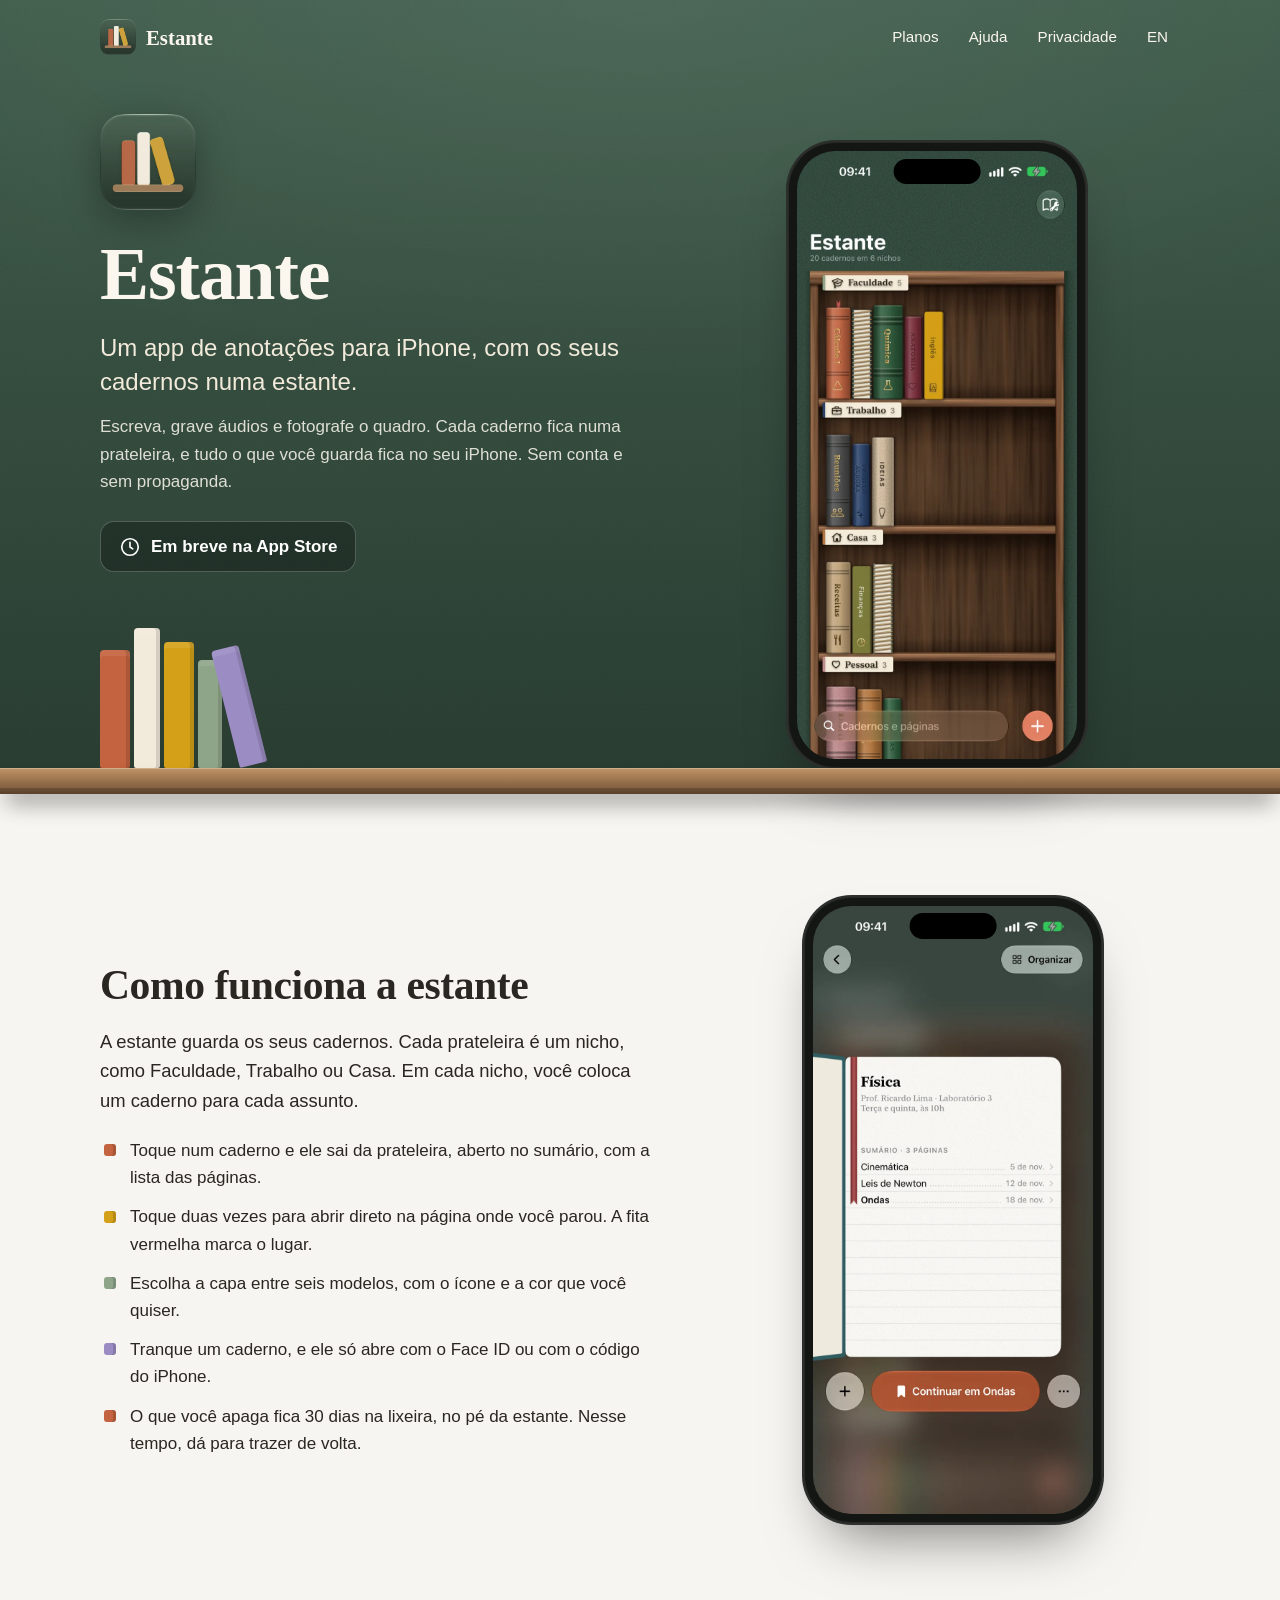
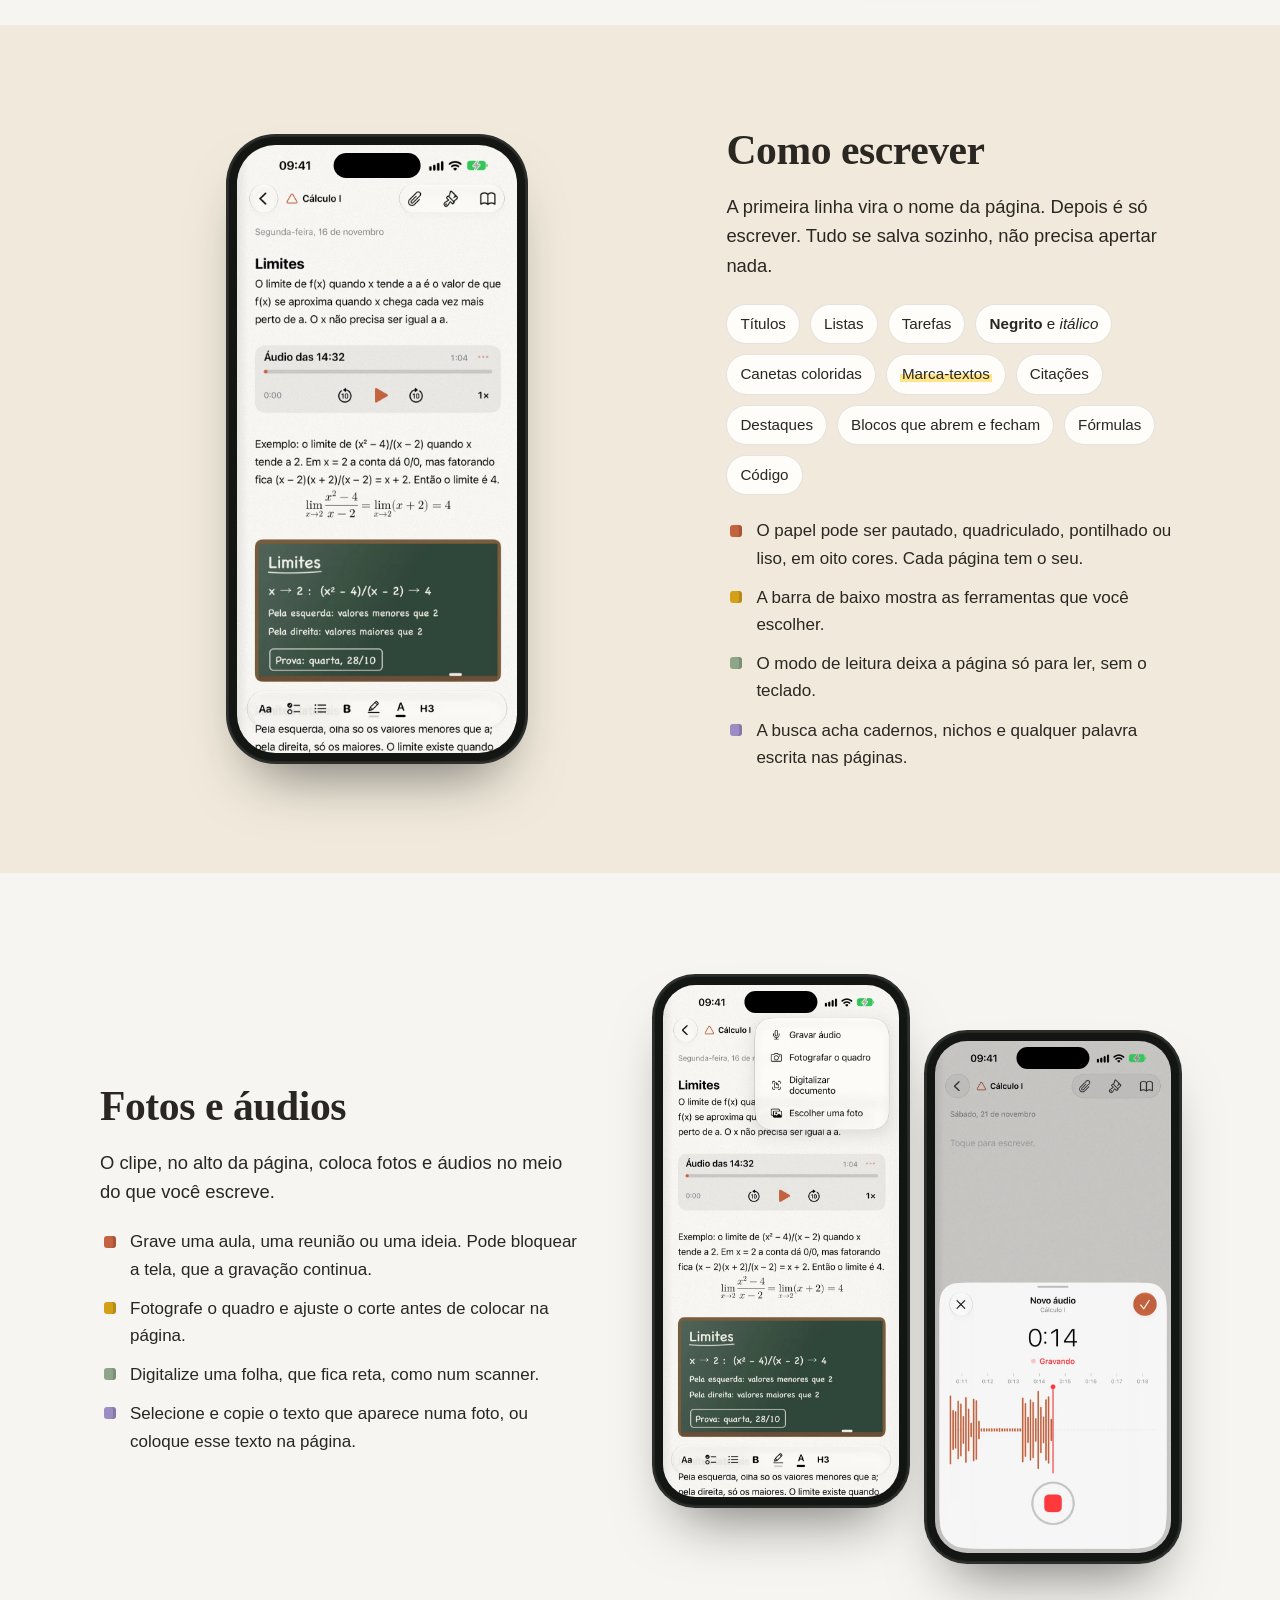
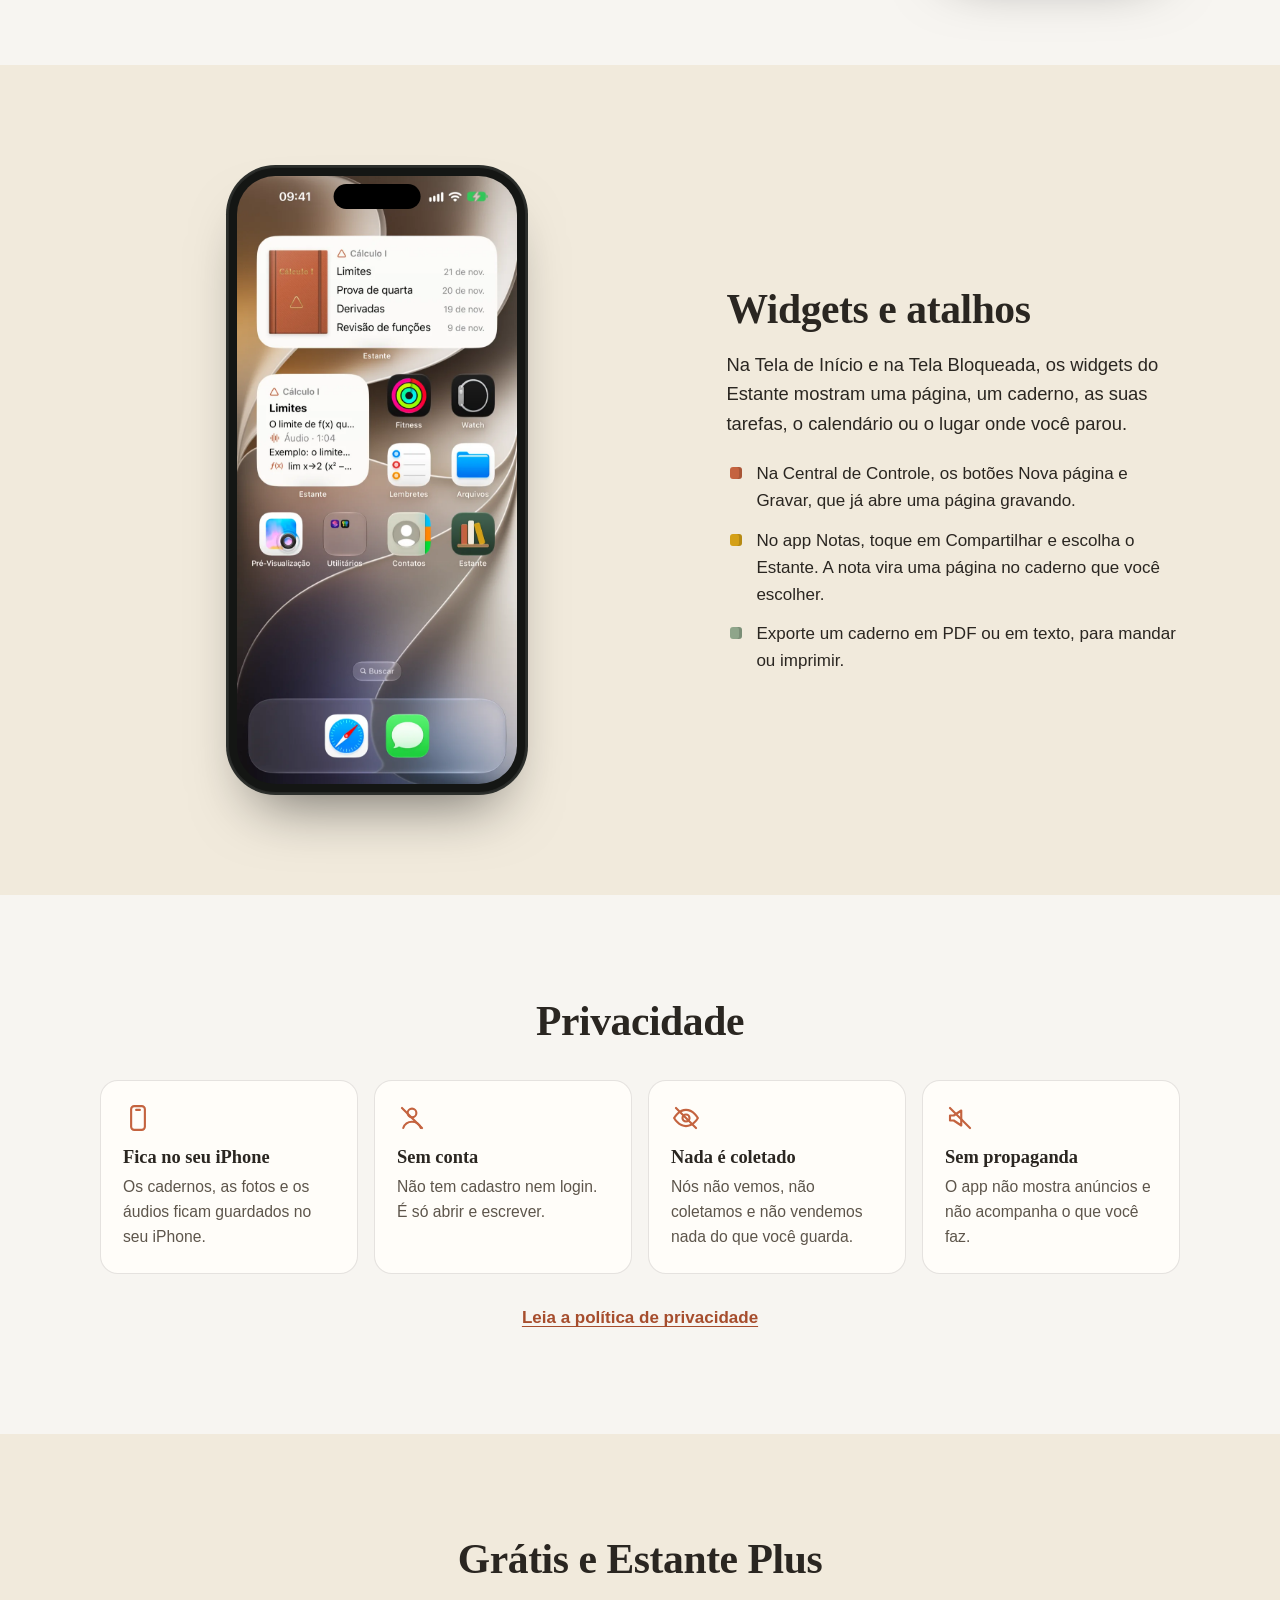
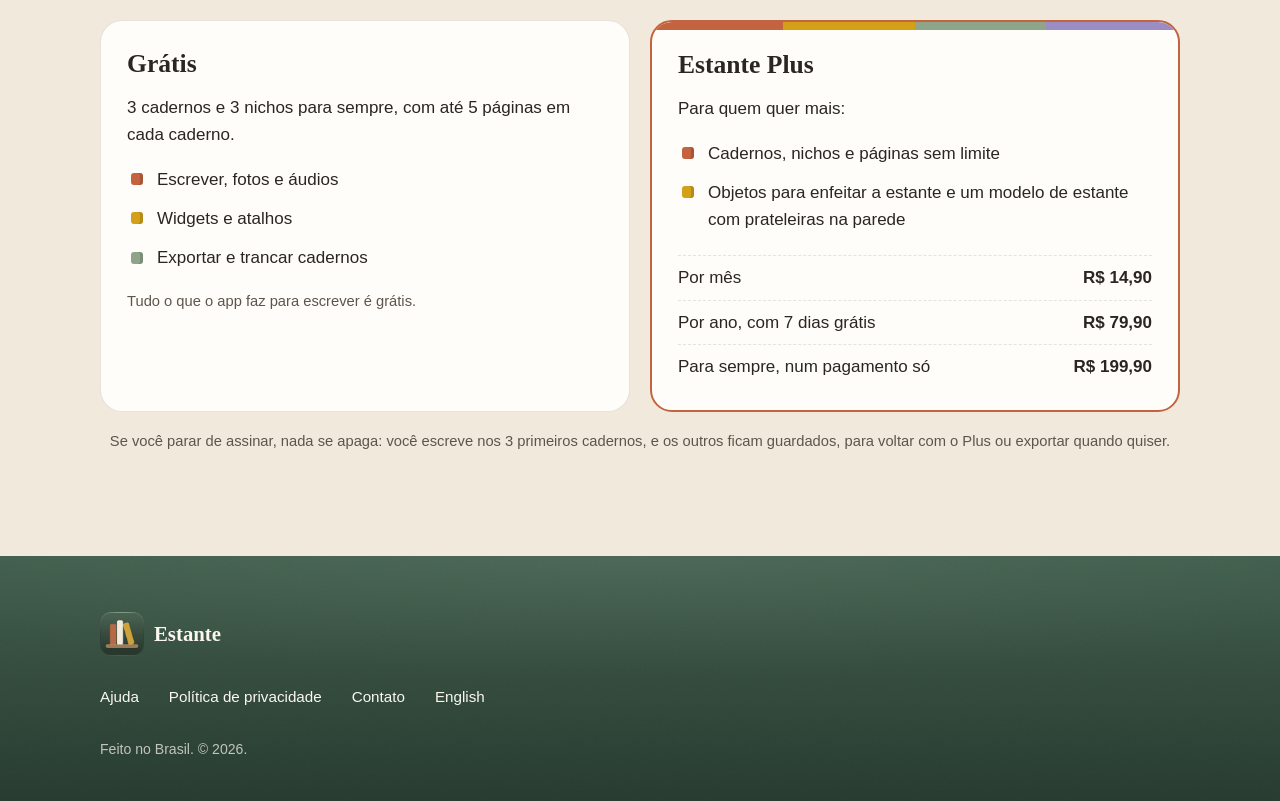
<file: index.html>
<!doctype html>
<html lang="pt-BR">
<head>
  <meta charset="utf-8">
  <meta name="viewport" content="width=device-width, initial-scale=1">
  <title>Estante · Um app de anotações para iPhone</title>
  <meta name="description" content="O Estante é um app de anotações para iPhone. Os seus cadernos ficam numa estante, e tudo o que você escreve fica no seu iPhone.">
  <meta name="theme-color" content="#3d5a49">
  <link rel="canonical" href="https://capetinigui.github.io/estante-site/">
  <link rel="alternate" hreflang="pt-BR" href="https://capetinigui.github.io/estante-site/">
  <link rel="alternate" hreflang="en" href="https://capetinigui.github.io/estante-site/en/">
  <link rel="alternate" hreflang="x-default" href="https://capetinigui.github.io/estante-site/">
  <meta property="og:url" content="https://capetinigui.github.io/estante-site/">
  <meta property="og:image" content="https://capetinigui.github.io/estante-site/imagens/compartilhar.jpg">
  <meta property="og:image:width" content="1200">
  <meta property="og:image:height" content="630">
  <meta property="og:image:alt" content="O ícone do Estante e o texto: um app de anotações para iPhone, com os seus cadernos numa estante.">
  <meta name="twitter:card" content="summary_large_image">
  <meta property="og:title" content="Estante">
  <meta property="og:description" content="Um app de anotações para iPhone, com os seus cadernos numa estante.">
  <meta property="og:type" content="website">
  <meta property="og:locale" content="pt_BR">
  <meta property="og:locale:alternate" content="en_US">
  <link rel="icon" type="image/png" href="imagens/favicon.png">
  <link rel="apple-touch-icon" href="imagens/icone-toque.png">
  <link rel="stylesheet" href="estilo.css">
</head>
<body>
  <a class="pular" href="#principal">Pular para o conteúdo</a>

  <header class="parede abertura-livros">
    <nav class="barra conteudo" aria-label="Principal">
      <a class="marca" href="./"><img src="imagens/icone.webp" width="36" height="36" alt="">Estante</a>
      <div class="links">
        <a class="largo" href="#planos">Planos</a>
        <a href="ajuda/">Ajuda</a>
        <a href="privacidade/">Privacidade</a>
        <a class="largo" href="en/" hreflang="en" lang="en" aria-label="English">EN</a>
      </div>
    </nav>

    <div class="abertura conteudo">
      <div class="texto">
        <img class="icone-grande" src="imagens/icone.webp" width="96" height="96" alt="O ícone do Estante: três livros numa tábua, sobre a parede verde.">
        <h1>Estante</h1>
        <p class="chamada">Um app de anotações para iPhone, com os seus cadernos numa estante.</p>
        <p>Escreva, grave áudios e fotografe o quadro. Cada caderno fica numa prateleira, e tudo o que você guarda fica no seu iPhone. Sem conta e sem propaganda.</p>
        <p class="selo">
          <svg viewBox="0 0 24 24" fill="none" stroke="currentColor" stroke-width="1.8" stroke-linecap="round" stroke-linejoin="round" aria-hidden="true"><circle cx="12" cy="12" r="9"/><path d="M12 7v5l3 2"/></svg>
          Em breve na App Store
        </p>
      </div>
      <figure class="aparelho">
        <img src="imagens/estante.webp" width="780" height="1694" alt="A estante do app: prateleiras de madeira com os nichos Faculdade, Trabalho e Casa, cada um com os seus cadernos em pé.">
      </figure>
    </div>

    <div class="livros" aria-hidden="true"><span></span><span></span><span></span><span></span><span></span></div>
    <div class="tabua" aria-hidden="true"></div>
  </header>

  <main id="principal">
    <section class="secao" id="estante" aria-labelledby="t-estante">
      <div class="conteudo duas-colunas">
        <div class="texto">
          <h2 id="t-estante">Como funciona a estante</h2>
          <p class="maior">A estante guarda os seus cadernos. Cada prateleira é um nicho, como Faculdade, Trabalho ou Casa. Em cada nicho, você coloca um caderno para cada assunto.</p>
          <ul class="lista">
            <li>Toque num caderno e ele sai da prateleira, aberto no sumário, com a lista das páginas.</li>
            <li>Toque duas vezes para abrir direto na página onde você parou. A fita vermelha marca o lugar.</li>
            <li>Escolha a capa entre seis modelos, com o ícone e a cor que você quiser.</li>
            <li>Tranque um caderno, e ele só abre com o Face ID ou com o código do iPhone.</li>
            <li>O que você apaga fica 30 dias na lixeira, no pé da estante. Nesse tempo, dá para trazer de volta.</li>
          </ul>
        </div>
        <figure class="aparelho">
          <img src="imagens/caderno.webp" width="780" height="1694" loading="lazy" alt="O caderno Física fora da prateleira, aberto no sumário, com as páginas Cinemática, Leis de Newton e Ondas.">
        </figure>
      </div>
    </section>

    <section class="secao alternada" id="escrever" aria-labelledby="t-escrever">
      <div class="conteudo duas-colunas invertida">
        <div class="texto">
          <h2 id="t-escrever">Como escrever</h2>
          <p class="maior">A primeira linha vira o nome da página. Depois é só escrever. Tudo se salva sozinho, não precisa apertar nada.</p>
          <ul class="etiquetas" aria-label="O que dá para usar na página">
            <li>Títulos</li>
            <li>Listas</li>
            <li>Tarefas</li>
            <li><strong>Negrito</strong> e <em>itálico</em></li>
            <li>Canetas coloridas</li>
            <li><span class="m">Marca-textos</span></li>
            <li>Citações</li>
            <li>Destaques</li>
            <li>Blocos que abrem e fecham</li>
            <li>Fórmulas</li>
            <li>Código</li>
          </ul>
          <ul class="lista">
            <li>O papel pode ser pautado, quadriculado, pontilhado ou liso, em oito cores. Cada página tem o seu.</li>
            <li>A barra de baixo mostra as ferramentas que você escolher.</li>
            <li>O modo de leitura deixa a página só para ler, sem o teclado.</li>
            <li>A busca acha cadernos, nichos e qualquer palavra escrita nas páginas.</li>
          </ul>
        </div>
        <figure class="aparelho">
          <img src="imagens/pagina.webp" width="780" height="1694" loading="lazy" alt="Uma página do caderno Cálculo I, sobre limites, com texto, um áudio, uma fórmula e a foto do quadro da aula.">
        </figure>
      </div>
    </section>

    <section class="secao" id="fotos-e-audios" aria-labelledby="t-fotos">
      <div class="conteudo duas-colunas">
        <div class="texto">
          <h2 id="t-fotos">Fotos e áudios</h2>
          <p class="maior">O clipe, no alto da página, coloca fotos e áudios no meio do que você escreve.</p>
          <ul class="lista">
            <li>Grave uma aula, uma reunião ou uma ideia. Pode bloquear a tela, que a gravação continua.</li>
            <li>Fotografe o quadro e ajuste o corte antes de colocar na página.</li>
            <li>Digitalize uma folha, que fica reta, como num scanner.</li>
            <li>Selecione e copie o texto que aparece numa foto, ou coloque esse texto na página.</li>
          </ul>
        </div>
        <div class="par">
          <figure class="aparelho pequeno">
            <img src="imagens/clipe.webp" width="780" height="1694" loading="lazy" alt="O menu do clipe aberto na página, com Gravar áudio, Fotografar o quadro, Digitalizar documento e Escolher uma foto.">
          </figure>
          <figure class="aparelho pequeno">
            <img src="imagens/gravar.webp" width="780" height="1694" loading="lazy" alt="A tela de gravar um áudio novo, gravando há 14 segundos, com a onda da voz.">
          </figure>
        </div>
      </div>
    </section>

    <section class="secao alternada" id="widgets" aria-labelledby="t-widgets">
      <div class="conteudo duas-colunas invertida">
        <div class="texto">
          <h2 id="t-widgets">Widgets e atalhos</h2>
          <p class="maior">Na Tela de Início e na Tela Bloqueada, os widgets do Estante mostram uma página, um caderno, as suas tarefas, o calendário ou o lugar onde você parou.</p>
          <ul class="lista">
            <li>Na Central de Controle, os botões Nova página e Gravar, que já abre uma página gravando.</li>
            <li>No app Notas, toque em Compartilhar e escolha o Estante. A nota vira uma página no caderno que você escolher.</li>
            <li>Exporte um caderno em PDF ou em texto, para mandar ou imprimir.</li>
          </ul>
        </div>
        <figure class="aparelho">
          <img src="imagens/widgets.webp" width="780" height="1694" loading="lazy" alt="A Tela de Início com dois widgets do Estante: o caderno Cálculo I com as últimas páginas e a página Limites.">
        </figure>
      </div>
    </section>

    <section class="secao" id="privacidade" aria-labelledby="t-privacidade">
      <div class="conteudo centro">
        <h2 id="t-privacidade">Privacidade</h2>
        <div class="cartoes">
          <div class="cartao">
            <svg viewBox="0 0 24 24" fill="none" stroke="currentColor" stroke-width="1.7" stroke-linecap="round" stroke-linejoin="round" aria-hidden="true"><rect x="6.5" y="2.5" width="11" height="19" rx="2.5"/><path d="M10.5 5.5h3"/></svg>
            <h3>Fica no seu iPhone</h3>
            <p>Os cadernos, as fotos e os áudios ficam guardados no seu iPhone.</p>
          </div>
          <div class="cartao">
            <svg viewBox="0 0 24 24" fill="none" stroke="currentColor" stroke-width="1.7" stroke-linecap="round" stroke-linejoin="round" aria-hidden="true"><circle cx="12" cy="8" r="3.5"/><path d="M5 20c1.2-3.4 4-5 7-5s5.8 1.6 7 5"/><path d="M4 4l16 16"/></svg>
            <h3>Sem conta</h3>
            <p>Não tem cadastro nem login. É só abrir e escrever.</p>
          </div>
          <div class="cartao">
            <svg viewBox="0 0 24 24" fill="none" stroke="currentColor" stroke-width="1.7" stroke-linecap="round" stroke-linejoin="round" aria-hidden="true"><path d="M2.5 12s3.5-6.5 9.5-6.5S21.5 12 21.5 12 18 18.5 12 18.5 2.5 12 2.5 12z"/><circle cx="12" cy="12" r="2.8"/><path d="M4 4l16 16"/></svg>
            <h3>Nada é coletado</h3>
            <p>Nós não vemos, não coletamos e não vendemos nada do que você guarda.</p>
          </div>
          <div class="cartao">
            <svg viewBox="0 0 24 24" fill="none" stroke="currentColor" stroke-width="1.7" stroke-linecap="round" stroke-linejoin="round" aria-hidden="true"><path d="M4 10v4h3l6 4V6L7 10H4z"/><path d="M4 4l16 16"/></svg>
            <h3>Sem propaganda</h3>
            <p>O app não mostra anúncios e não acompanha o que você faz.</p>
          </div>
        </div>
        <p class="mais"><a href="privacidade/">Leia a política de privacidade</a></p>
      </div>
    </section>

    <section class="secao alternada" id="planos" aria-labelledby="t-planos">
      <div class="conteudo">
        <div class="centro">
          <h2 id="t-planos">Grátis e Estante Plus</h2>
        </div>
        <div class="planos">
          <div class="plano">
            <h3>Grátis</h3>
            <p>3 cadernos e 3 nichos para sempre, com até 5 páginas em cada caderno.</p>
            <ul class="lista">
              <li>Escrever, fotos e áudios</li>
              <li>Widgets e atalhos</li>
              <li>Exportar e trancar cadernos</li>
            </ul>
            <p class="nota">Tudo o que o app faz para escrever é grátis.</p>
          </div>
          <div class="plano plus">
            <h3>Estante Plus</h3>
            <p>Para quem quer mais:</p>
            <ul class="lista">
              <li>Cadernos, nichos e páginas sem limite</li>
              <li>Objetos para enfeitar a estante e um modelo de estante com prateleiras na parede</li>
            </ul>
            <ul class="precos">
              <li><span>Por mês</span><strong>R$ 14,90</strong></li>
              <li><span>Por ano, com 7 dias grátis</span><strong>R$ 79,90</strong></li>
              <li><span>Para sempre, num pagamento só</span><strong>R$ 199,90</strong></li>
            </ul>
          </div>
        </div>
        <p class="nota centro">Se você parar de assinar, nada se apaga: você escreve nos 3 primeiros cadernos, e os outros ficam guardados, para voltar com o Plus ou exportar quando quiser.</p>
      </div>
    </section>
  </main>

  <footer class="parede pe">
    <div class="conteudo">
      <a class="marca" href="./"><img src="imagens/icone.webp" width="44" height="44" alt="">Estante</a>
      <div class="links">
        <a href="ajuda/">Ajuda</a>
        <a href="privacidade/">Política de privacidade</a>
        <a href="ajuda/#contato">Contato</a>
        <a href="en/" hreflang="en" lang="en">English</a>
      </div>
      <small>Feito no Brasil. © 2026.</small>
    </div>
  </footer>
</body>
</html>
</file>
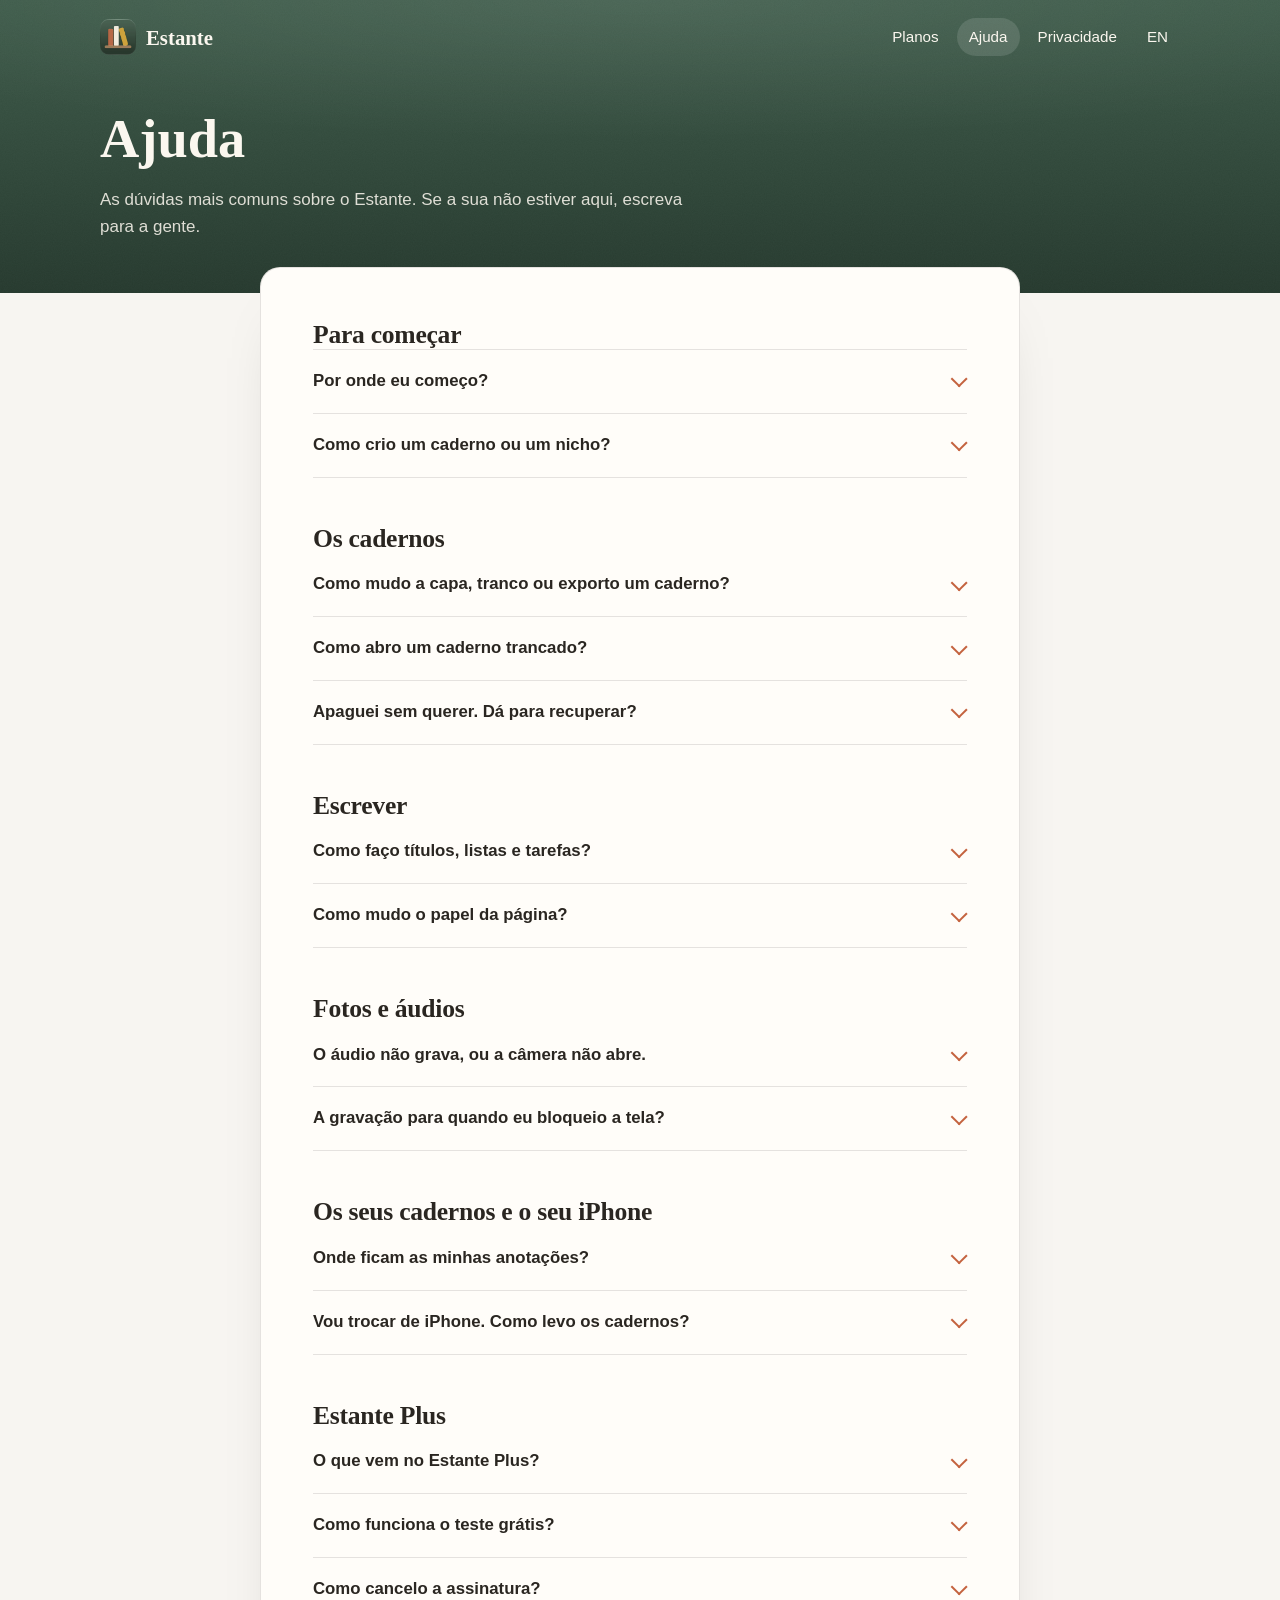
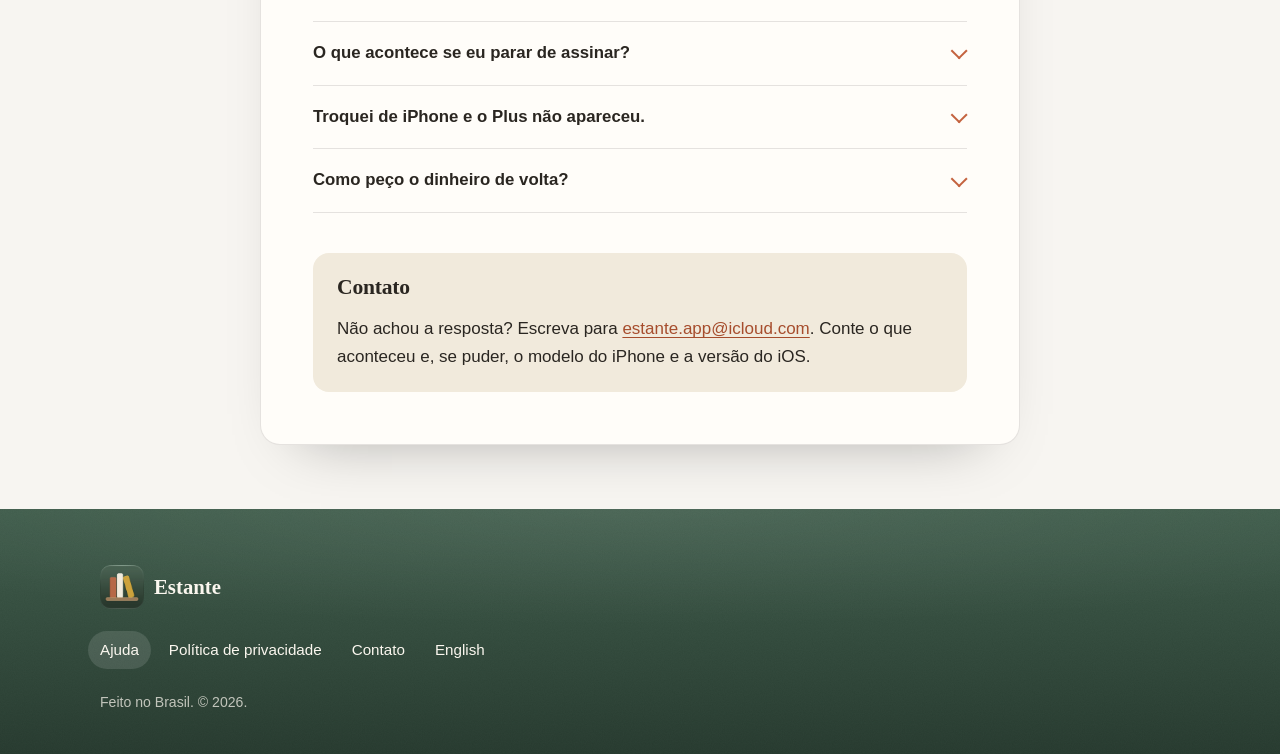
<file: ajuda/index.html>
<!doctype html>
<html lang="pt-BR">
<head>
  <meta charset="utf-8">
  <meta name="viewport" content="width=device-width, initial-scale=1">
  <title>Ajuda · Estante</title>
  <meta name="description" content="Respostas para as dúvidas mais comuns sobre o Estante, o app de anotações para iPhone, e como falar com a gente.">
  <meta name="theme-color" content="#3d5a49">
  <link rel="canonical" href="https://capetinigui.github.io/estante-site/ajuda/">
  <link rel="alternate" hreflang="pt-BR" href="https://capetinigui.github.io/estante-site/ajuda/">
  <link rel="alternate" hreflang="en" href="https://capetinigui.github.io/estante-site/en/help/">
  <link rel="alternate" hreflang="x-default" href="https://capetinigui.github.io/estante-site/ajuda/">
  <meta property="og:url" content="https://capetinigui.github.io/estante-site/ajuda/">
  <meta property="og:image" content="https://capetinigui.github.io/estante-site/imagens/compartilhar.jpg">
  <meta property="og:image:width" content="1200">
  <meta property="og:image:height" content="630">
  <meta property="og:image:alt" content="O ícone do Estante e o texto: um app de anotações para iPhone, com os seus cadernos numa estante.">
  <meta name="twitter:card" content="summary_large_image">
  <meta property="og:title" content="Ajuda do Estante">
  <meta property="og:description" content="As dúvidas mais comuns sobre o Estante e como falar com a gente.">
  <meta property="og:type" content="website">
  <meta property="og:locale" content="pt_BR">
  <meta property="og:locale:alternate" content="en_US">
  <link rel="icon" type="image/png" href="../imagens/favicon.png">
  <link rel="apple-touch-icon" href="../imagens/icone-toque.png">
  <link rel="stylesheet" href="../estilo.css">
</head>
<body>
  <a class="pular" href="#principal">Pular para o conteúdo</a>

  <header class="parede">
    <nav class="barra conteudo" aria-label="Principal">
      <a class="marca" href="../"><img src="../imagens/icone.webp" width="36" height="36" alt="">Estante</a>
      <div class="links">
        <a class="largo" href="../#planos">Planos</a>
        <a href="./" aria-current="page">Ajuda</a>
        <a href="../privacidade/">Privacidade</a>
        <a class="largo" href="../en/help/" hreflang="en" lang="en" aria-label="English">EN</a>
      </div>
    </nav>
    <div class="titulo-da-pagina conteudo">
      <h1>Ajuda</h1>
      <p>As dúvidas mais comuns sobre o Estante. Se a sua não estiver aqui, escreva para a gente.</p>
    </div>
  </header>

  <main id="principal">
    <article class="folha">
      <h2>Para começar</h2>
      <details>
        <summary>Por onde eu começo?</summary>
        <p>Na primeira vez, o app ajuda você a montar a estante, com os nichos e o primeiro caderno. Depois, o caderno "Como usar o Estante", deitado em cima da estante, explica cada parte do app. Você pode escrever nele à vontade.</p>
        <p>Para ver as boas-vindas de novo, toque na engrenagem, no alto da estante, e em "Ver as boas-vindas de novo".</p>
      </details>
      <details>
        <summary>Como crio um caderno ou um nicho?</summary>
        <p>Toque no botão +, embaixo, na estante. Lá você cria um caderno ou um nicho novo.</p>
      </details>

      <h2>Os cadernos</h2>
      <details>
        <summary>Como mudo a capa, tranco ou exporto um caderno?</summary>
        <p>Segure um caderno na estante e solte. Aparecem as opções do caderno, como mudar a capa, trancar, exportar em PDF ou em texto e apagar.</p>
      </details>
      <details>
        <summary>Como abro um caderno trancado?</summary>
        <p>Com o Face ID ou com o código do próprio iPhone. Não existe uma senha à parte para lembrar.</p>
      </details>
      <details>
        <summary>Apaguei sem querer. Dá para recuperar?</summary>
        <p>Dá, por 30 dias. O que você apaga vai para a lixeira, a gaveta no pé da estante. Abra a gaveta e toque no que quer devolver.</p>
      </details>

      <h2>Escrever</h2>
      <details>
        <summary>Como faço títulos, listas e tarefas?</summary>
        <p>No começo da linha, escreva um destes sinais e dê um espaço: # para um título, ## para um subtítulo, - para uma lista, 1. para uma lista numerada e [ ] para uma tarefa. A / mostra todos os tipos de bloco para você escolher. O botão Aa, na barra de baixo, também tem tudo isso.</p>
      </details>
      <details>
        <summary>Como mudo o papel da página?</summary>
        <p>Toque no pincel, no alto da página. Lá você escolhe o papel e a cor. Cada página pode ter o seu papel, e a página nova vem igual à anterior.</p>
      </details>

      <h2>Fotos e áudios</h2>
      <details>
        <summary>O áudio não grava, ou a câmera não abre.</summary>
        <p>Na primeira vez, o iPhone pergunta se o Estante pode usar o microfone e a câmera. Se você não permitiu, abra os Ajustes do iPhone, toque em Apps, depois em Estante, e ligue o Microfone ou a Câmera.</p>
      </details>
      <details>
        <summary>A gravação para quando eu bloqueio a tela?</summary>
        <p>Não. A gravação continua, e o tempo aparece na Tela Bloqueada e na Ilha Dinâmica, com um botão para parar.</p>
      </details>

      <h2>Os seus cadernos e o seu iPhone</h2>
      <details>
        <summary>Onde ficam as minhas anotações?</summary>
        <p>No seu iPhone, com uma cópia no seu iCloud, que o app guarda sozinho, na conta da Apple do seu iPhone. O Estante não tem servidor nem cadastro, e nós não vemos nada da cópia. A <a href="../privacidade/">política de privacidade</a> explica tudo.</p>
      </details>
      <details>
        <summary>Vou trocar de iPhone. Como levo os cadernos?</summary>
        <p>É só entrar no iPhone novo com a mesma conta da Apple e baixar o Estante: na primeira vez que ele abre, os cadernos voltam sozinhos do seu iCloud, com as fotos e os áudios. O mesmo vale se você apagar o app e baixar de novo. Abra o app com internet na primeira vez. Por enquanto, o Estante não sincroniza entre aparelhos: a cópia serve para os cadernos voltarem. Se quiser uma cópia à parte, exporte os cadernos em PDF ou em texto.</p>
      </details>

      <h2>Estante Plus</h2>
      <details>
        <summary>O que vem no Estante Plus?</summary>
        <p>Cadernos, nichos e páginas sem limite, objetos para enfeitar a estante e um modelo de estante com prateleiras na parede. No grátis, você tem 3 cadernos e 3 nichos para sempre, com até 5 páginas em cada caderno. O que está na lixeira ainda conta, até você apagar de vez.</p>
      </details>
      <details>
        <summary>Como funciona o teste grátis?</summary>
        <p>O plano anual começa com 7 dias grátis. A tela do Plus mostra o dia certo da cobrança, e o app pode avisar 2 dias antes do fim do teste, se você quiser. Para não ser cobrado, cancele até 24 horas antes do fim do teste, nos Ajustes do Estante, na engrenagem no alto da estante.</p>
      </details>
      <details>
        <summary>Como cancelo a assinatura?</summary>
        <p>No app, toque na engrenagem, no alto da estante, e em Gerenciar assinatura. Ou abra os Ajustes do iPhone, toque no seu nome, depois em Assinaturas, e escolha o Estante.</p>
      </details>
      <details>
        <summary>O que acontece se eu parar de assinar?</summary>
        <p>Nada se apaga. Você continua escrevendo nos 3 cadernos mais antigos, os que criou primeiro. Os outros ficam guardados na estante, como estão, e abrem de novo com o Plus. E você pode exportar qualquer caderno quando quiser.</p>
      </details>
      <details>
        <summary>Troquei de iPhone e o Plus não apareceu.</summary>
        <p>Toque no +, em Estante Plus e depois em Restaurar compras. Use a mesma conta da Apple da compra.</p>
      </details>
      <details>
        <summary>Como peço o dinheiro de volta?</summary>
        <p>As compras são feitas pela Apple, e é ela quem cuida dos reembolsos. Entre em <a href="https://reportaproblem.apple.com">reportaproblem.apple.com</a> com a sua conta da Apple e escolha a compra.</p>
      </details>

      <section class="contato" id="contato" aria-labelledby="t-contato">
        <h2 id="t-contato">Contato</h2>
        <p>Não achou a resposta? Escreva para <a href="mailto:estante.app@icloud.com">estante.app@icloud.com</a>. Conte o que aconteceu e, se puder, o modelo do iPhone e a versão do iOS.</p>
      </section>
    </article>
  </main>

  <footer class="parede pe">
    <div class="conteudo">
      <a class="marca" href="../"><img src="../imagens/icone.webp" width="44" height="44" alt="">Estante</a>
      <div class="links">
        <a href="./" aria-current="page">Ajuda</a>
        <a href="../privacidade/">Política de privacidade</a>
        <a href="#contato">Contato</a>
        <a href="../en/help/" hreflang="en" lang="en">English</a>
      </div>
      <small>Feito no Brasil. © 2026.</small>
    </div>
  </footer>
</body>
</html>
</file>
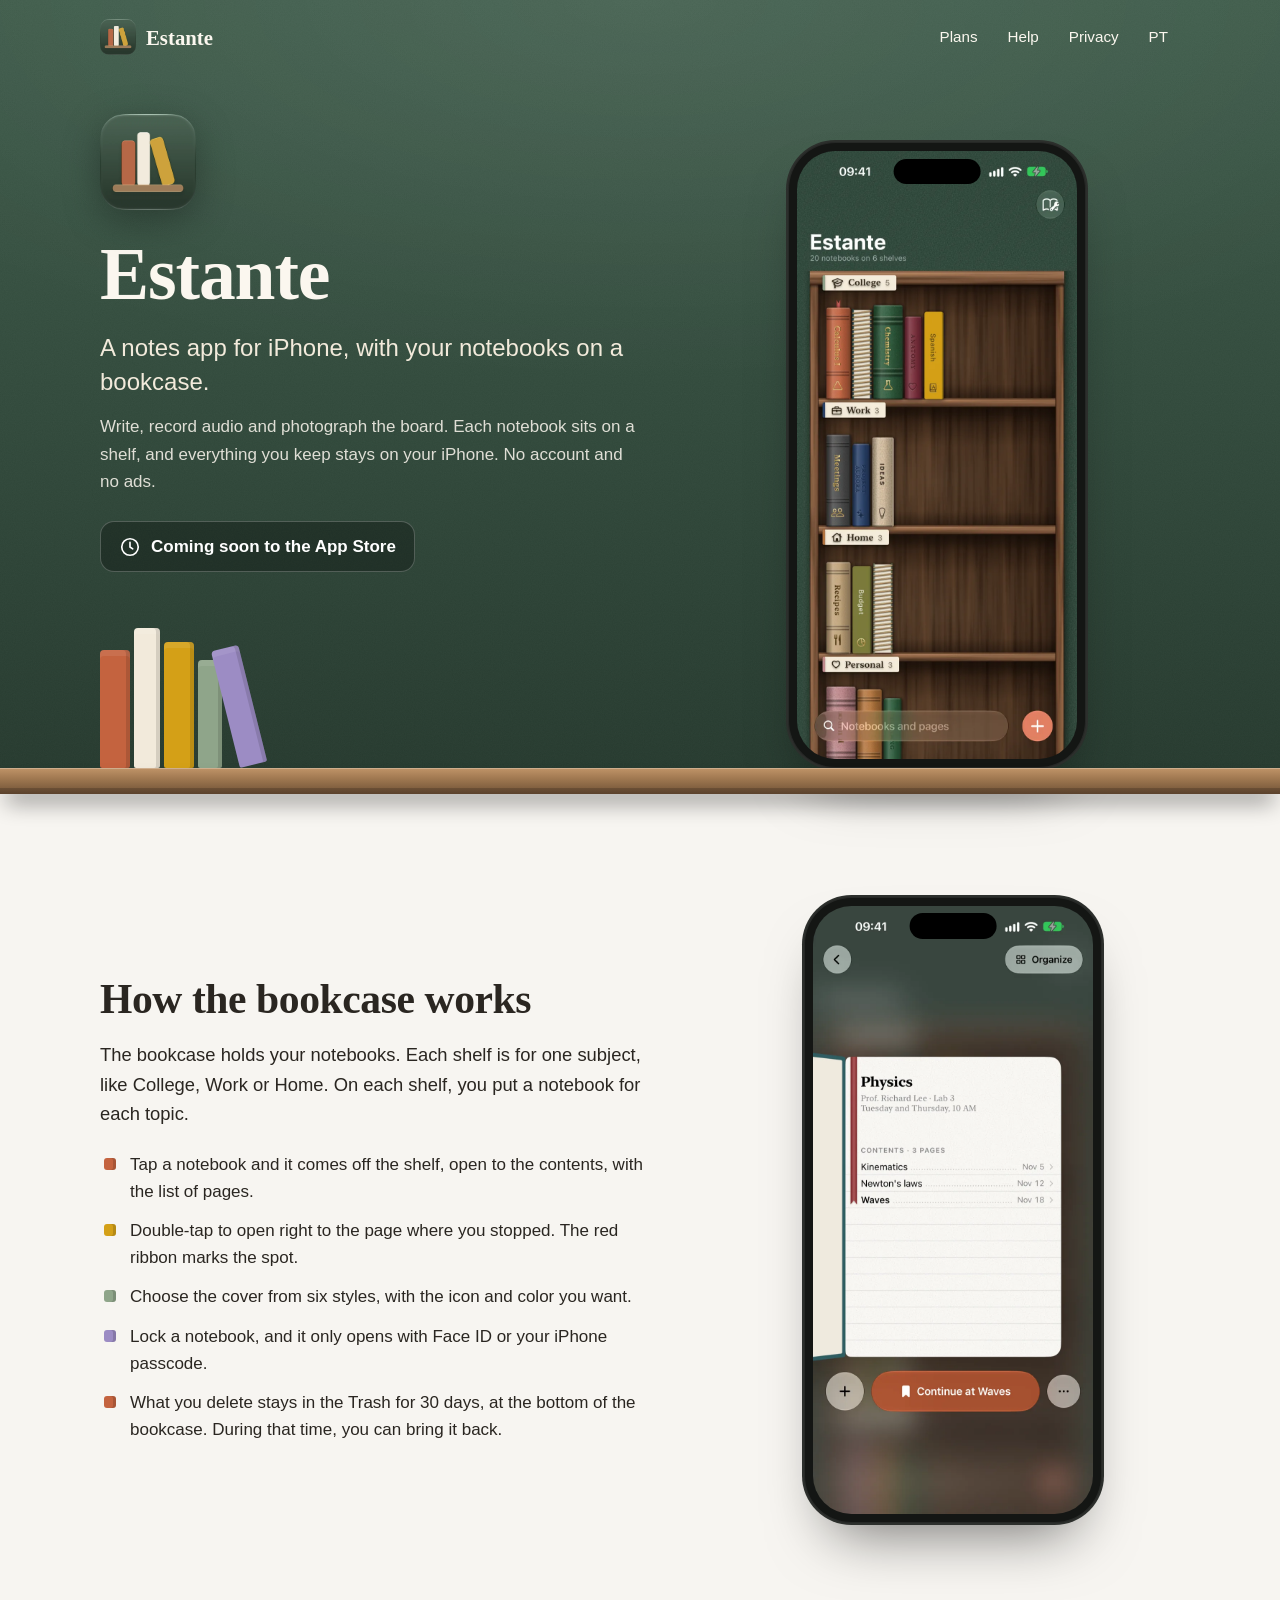
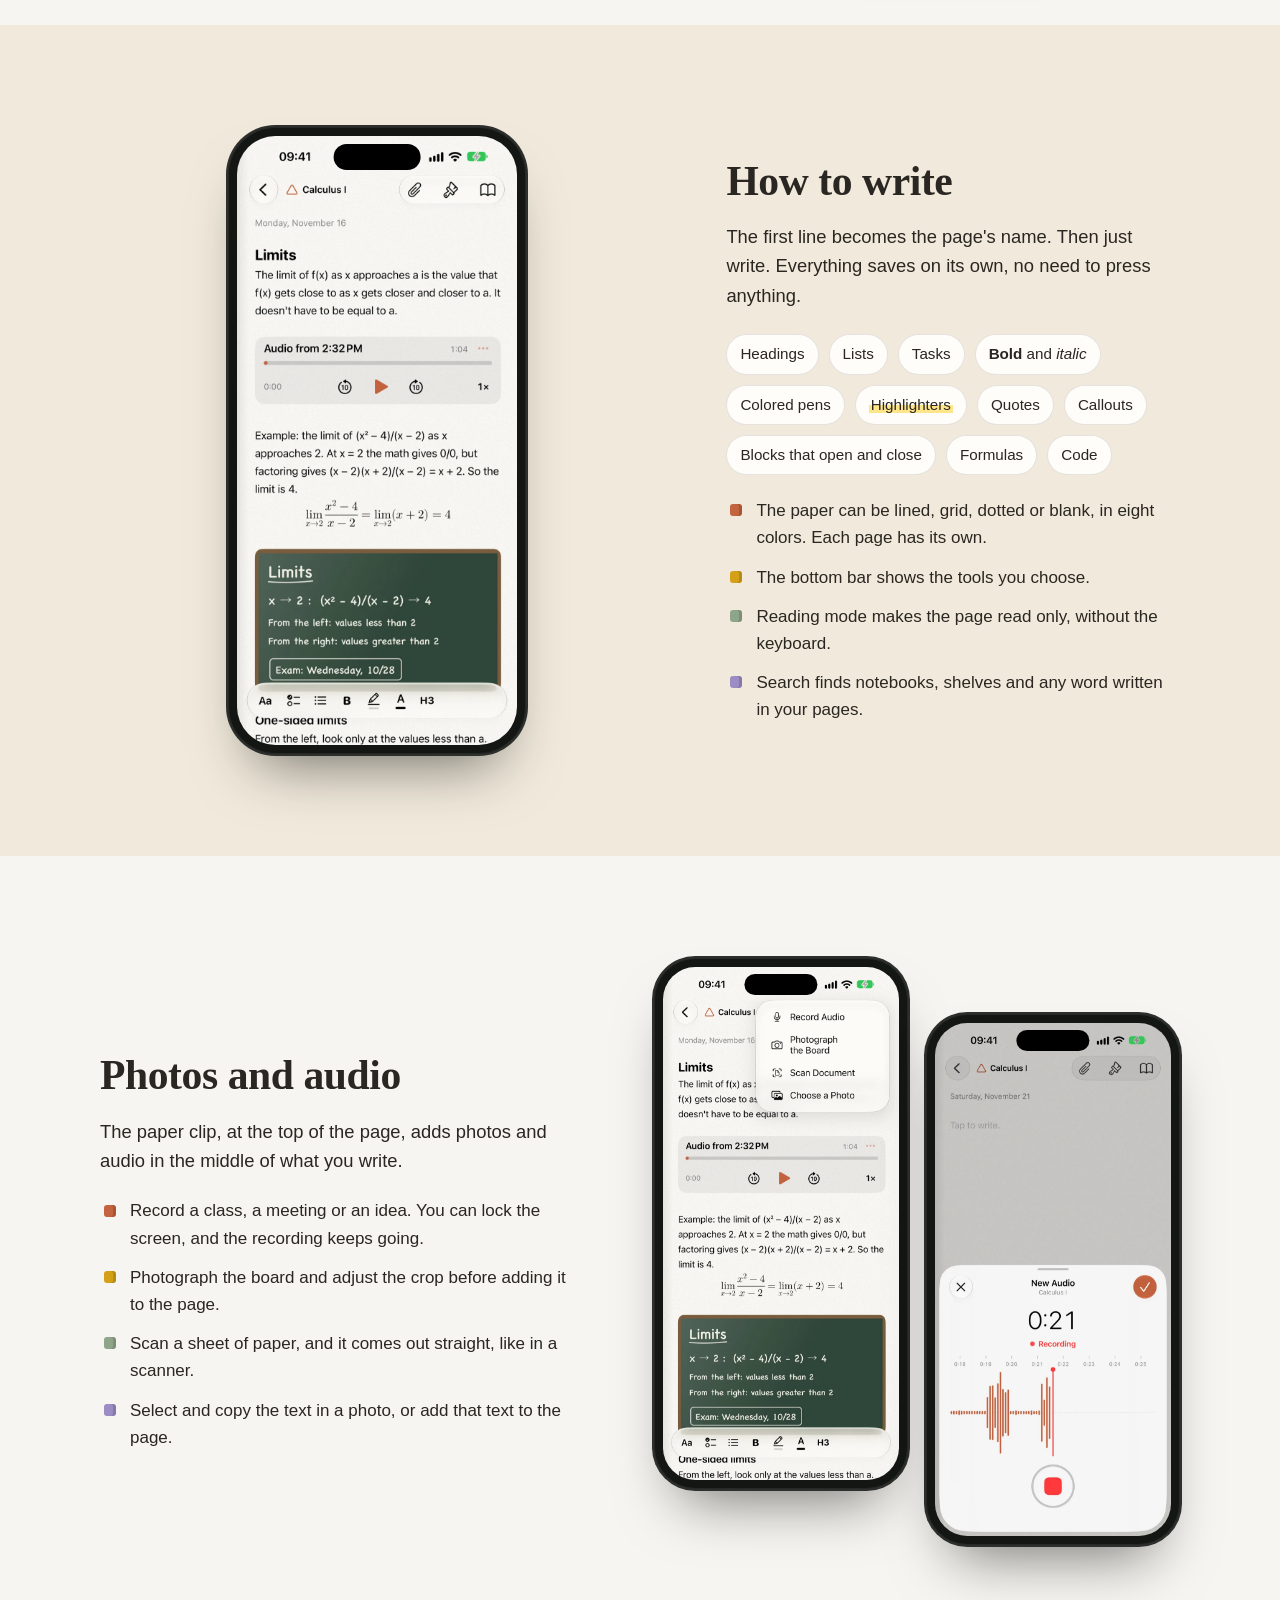
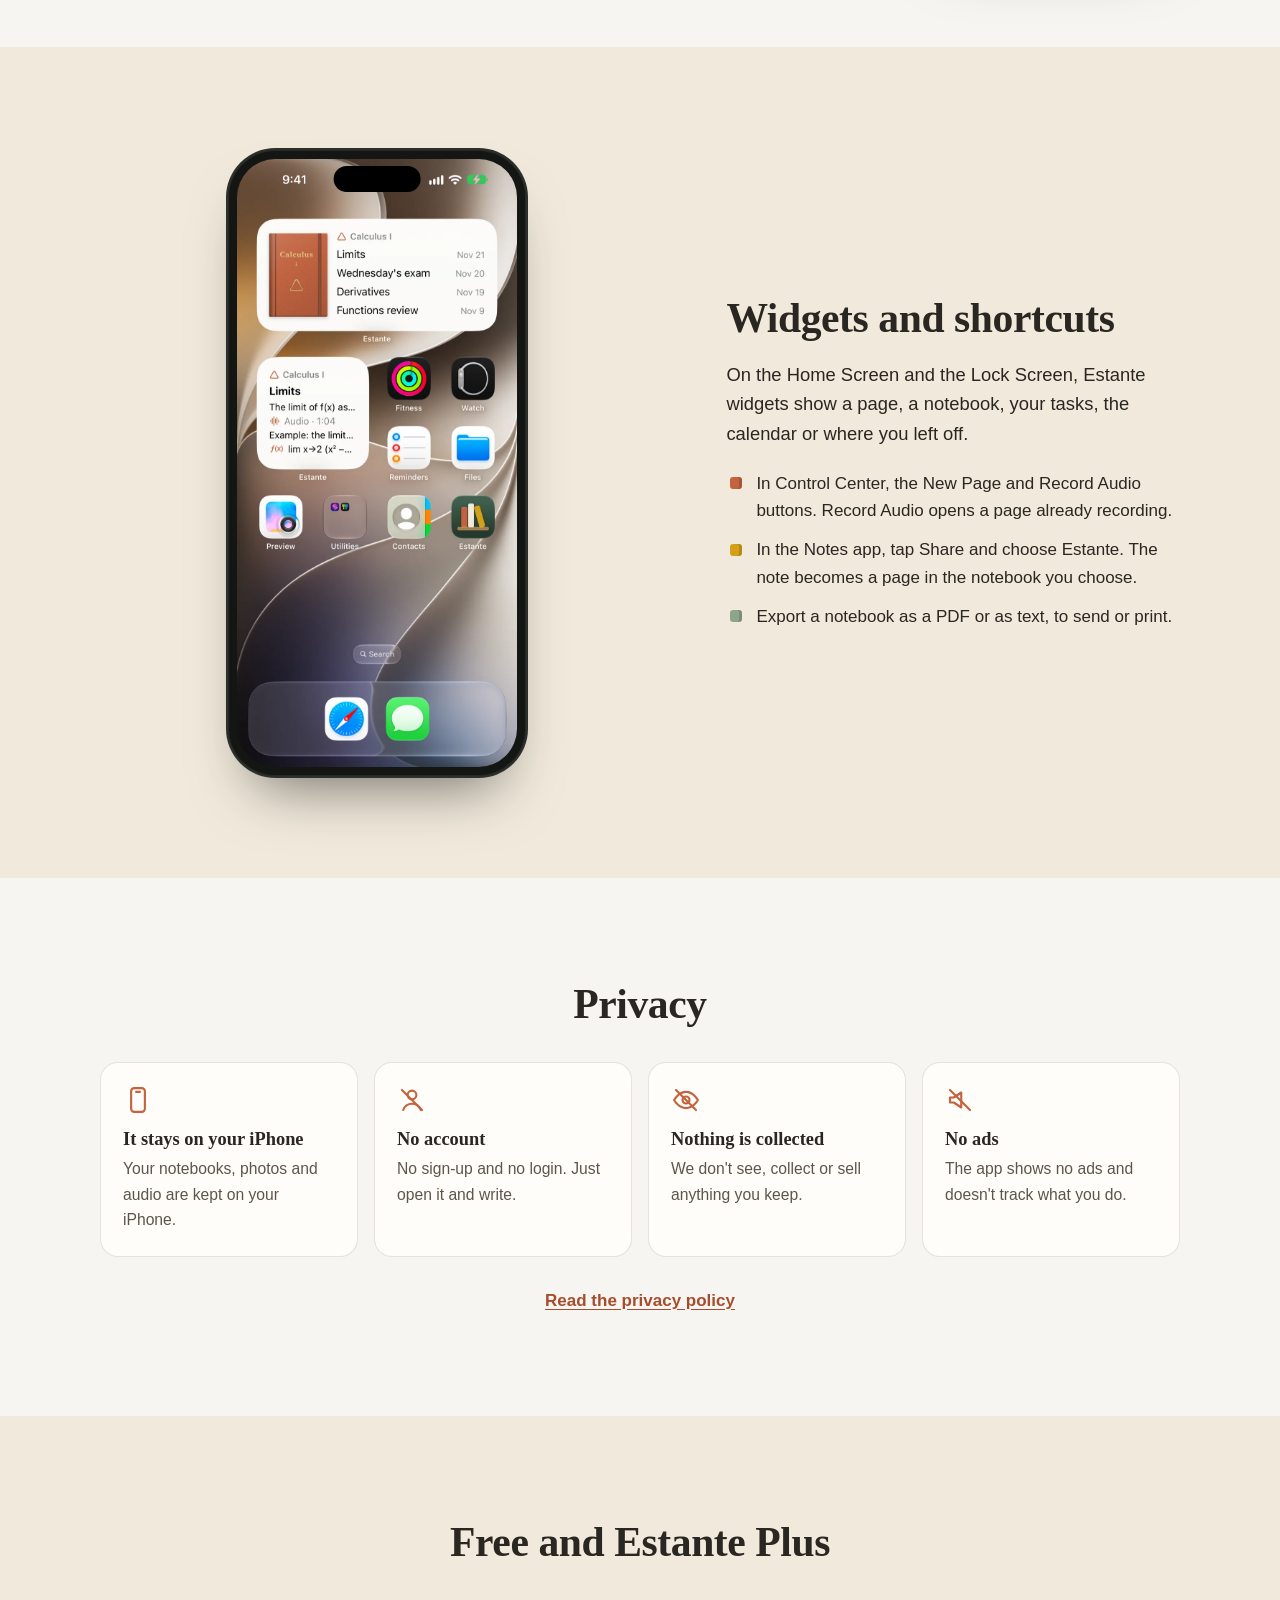
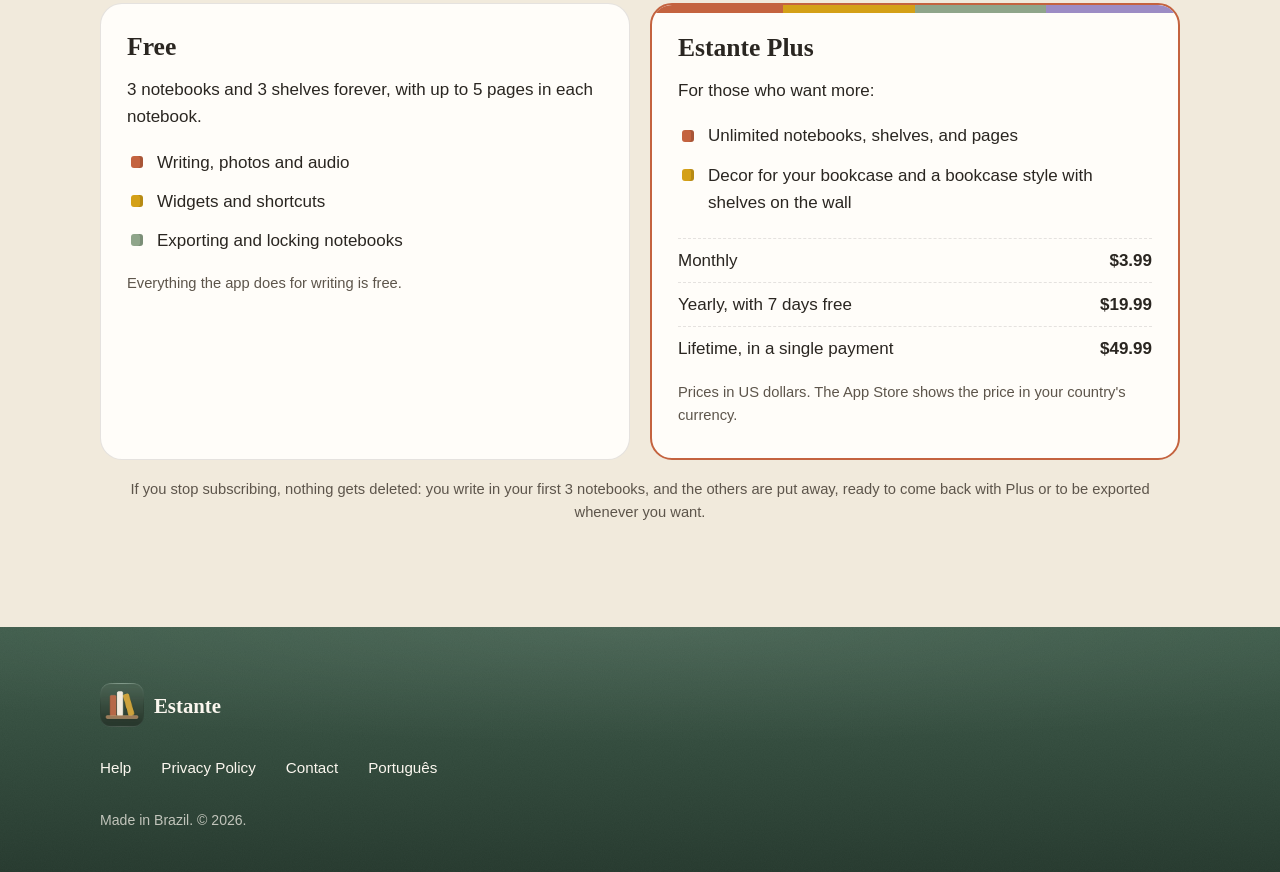
<file: en/index.html>
<!doctype html>
<html lang="en">
<head>
  <meta charset="utf-8">
  <meta name="viewport" content="width=device-width, initial-scale=1">
  <title>Estante · A notes app for iPhone</title>
  <meta name="description" content="Estante is a notes app for iPhone. Your notebooks sit on a bookcase, and everything you write stays on your iPhone.">
  <meta name="theme-color" content="#3d5a49">
  <link rel="canonical" href="https://capetinigui.github.io/estante-site/en/">
  <link rel="alternate" hreflang="pt-BR" href="https://capetinigui.github.io/estante-site/">
  <link rel="alternate" hreflang="en" href="https://capetinigui.github.io/estante-site/en/">
  <link rel="alternate" hreflang="x-default" href="https://capetinigui.github.io/estante-site/">
  <meta property="og:url" content="https://capetinigui.github.io/estante-site/en/">
  <meta property="og:image" content="https://capetinigui.github.io/estante-site/imagens/compartilhar.jpg">
  <meta property="og:image:width" content="1200">
  <meta property="og:image:height" content="630">
  <meta property="og:image:alt" content="The Estante icon, three books on a board against a green wall.">
  <meta name="twitter:card" content="summary_large_image">
  <meta property="og:title" content="Estante">
  <meta property="og:description" content="A notes app for iPhone, with your notebooks on a bookcase.">
  <meta property="og:type" content="website">
  <meta property="og:locale" content="en_US">
  <meta property="og:locale:alternate" content="pt_BR">
  <link rel="icon" type="image/png" href="../imagens/favicon.png">
  <link rel="apple-touch-icon" href="../imagens/icone-toque.png">
  <link rel="stylesheet" href="../estilo.css">
</head>
<body>
  <a class="pular" href="#principal">Skip to content</a>

  <header class="parede abertura-livros">
    <nav class="barra conteudo" aria-label="Main">
      <a class="marca" href="./"><img src="../imagens/icone.webp" width="36" height="36" alt="">Estante</a>
      <div class="links">
        <a class="largo" href="#planos">Plans</a>
        <a href="help/">Help</a>
        <a href="privacy/">Privacy</a>
        <a href="../" hreflang="pt-BR" lang="pt-BR" aria-label="Português">PT</a>
      </div>
    </nav>

    <div class="abertura conteudo">
      <div class="texto">
        <img class="icone-grande" src="../imagens/icone.webp" width="96" height="96" alt="The Estante icon: three books on a board, against a green wall.">
        <h1>Estante</h1>
        <p class="chamada">A notes app for iPhone, with your notebooks on a bookcase.</p>
        <p>Write, record audio and photograph the board. Each notebook sits on a shelf, and everything you keep stays on your iPhone. No account and no ads.</p>
        <p class="selo">
          <svg viewBox="0 0 24 24" fill="none" stroke="currentColor" stroke-width="1.8" stroke-linecap="round" stroke-linejoin="round" aria-hidden="true"><circle cx="12" cy="12" r="9"/><path d="M12 7v5l3 2"/></svg>
          Coming soon to the App Store
        </p>
      </div>
      <figure class="aparelho">
        <img src="../imagens/en/estante.webp" width="780" height="1694" alt="The app's bookcase: wooden shelves labeled College, Work and Home, each with its notebooks standing up.">
      </figure>
    </div>

    <div class="livros" aria-hidden="true"><span></span><span></span><span></span><span></span><span></span></div>
    <div class="tabua" aria-hidden="true"></div>
  </header>

  <main id="principal">
    <section class="secao" id="estante" aria-labelledby="t-estante">
      <div class="conteudo duas-colunas">
        <div class="texto">
          <h2 id="t-estante">How the bookcase works</h2>
          <p class="maior">The bookcase holds your notebooks. Each shelf is for one subject, like College, Work or Home. On each shelf, you put a notebook for each topic.</p>
          <ul class="lista">
            <li>Tap a notebook and it comes off the shelf, open to the contents, with the list of pages.</li>
            <li>Double-tap to open right to the page where you stopped. The red ribbon marks the spot.</li>
            <li>Choose the cover from six styles, with the icon and color you want.</li>
            <li>Lock a notebook, and it only opens with Face ID or your iPhone passcode.</li>
            <li>What you delete stays in the Trash for 30 days, at the bottom of the bookcase. During that time, you can bring it back.</li>
          </ul>
        </div>
        <figure class="aparelho">
          <img src="../imagens/en/caderno.webp" width="780" height="1694" loading="lazy" alt="The Physics notebook off the shelf, open to the contents, with the pages Kinematics, Newton's laws and Waves.">
        </figure>
      </div>
    </section>

    <section class="secao alternada" id="escrever" aria-labelledby="t-escrever">
      <div class="conteudo duas-colunas invertida">
        <div class="texto">
          <h2 id="t-escrever">How to write</h2>
          <p class="maior">The first line becomes the page's name. Then just write. Everything saves on its own, no need to press anything.</p>
          <ul class="etiquetas" aria-label="What you can use on a page">
            <li>Headings</li>
            <li>Lists</li>
            <li>Tasks</li>
            <li><strong>Bold</strong> and <em>italic</em></li>
            <li>Colored pens</li>
            <li><span class="m">Highlighters</span></li>
            <li>Quotes</li>
            <li>Callouts</li>
            <li>Blocks that open and close</li>
            <li>Formulas</li>
            <li>Code</li>
          </ul>
          <ul class="lista">
            <li>The paper can be lined, grid, dotted or blank, in eight colors. Each page has its own.</li>
            <li>The bottom bar shows the tools you choose.</li>
            <li>Reading mode makes the page read only, without the keyboard.</li>
            <li>Search finds notebooks, shelves and any word written in your pages.</li>
          </ul>
        </div>
        <figure class="aparelho">
          <img src="../imagens/en/pagina.webp" width="780" height="1694" loading="lazy" alt="A page of the Calculus I notebook, about limits, with text, audio, a formula and a photo of the board from class.">
        </figure>
      </div>
    </section>

    <section class="secao" id="fotos-e-audios" aria-labelledby="t-fotos">
      <div class="conteudo duas-colunas">
        <div class="texto">
          <h2 id="t-fotos">Photos and audio</h2>
          <p class="maior">The paper clip, at the top of the page, adds photos and audio in the middle of what you write.</p>
          <ul class="lista">
            <li>Record a class, a meeting or an idea. You can lock the screen, and the recording keeps going.</li>
            <li>Photograph the board and adjust the crop before adding it to the page.</li>
            <li>Scan a sheet of paper, and it comes out straight, like in a scanner.</li>
            <li>Select and copy the text in a photo, or add that text to the page.</li>
          </ul>
        </div>
        <div class="par">
          <figure class="aparelho pequeno">
            <img src="../imagens/en/clipe.webp" width="780" height="1694" loading="lazy" alt="The paper clip menu open on a page, with Record Audio, Photograph the Board, Scan Document and Choose a Photo.">
          </figure>
          <figure class="aparelho pequeno">
            <img src="../imagens/en/gravar.webp" width="780" height="1694" loading="lazy" alt="The screen for recording new audio, 21 seconds in, with the wave of the voice.">
          </figure>
        </div>
      </div>
    </section>

    <section class="secao alternada" id="widgets" aria-labelledby="t-widgets">
      <div class="conteudo duas-colunas invertida">
        <div class="texto">
          <h2 id="t-widgets">Widgets and shortcuts</h2>
          <p class="maior">On the Home Screen and the Lock Screen, Estante widgets show a page, a notebook, your tasks, the calendar or where you left off.</p>
          <ul class="lista">
            <li>In Control Center, the New Page and Record Audio buttons. Record Audio opens a page already recording.</li>
            <li>In the Notes app, tap Share and choose Estante. The note becomes a page in the notebook you choose.</li>
            <li>Export a notebook as a PDF or as text, to send or print.</li>
          </ul>
        </div>
        <figure class="aparelho">
          <img src="../imagens/en/widgets.webp" width="780" height="1694" loading="lazy" alt="The Home Screen with two Estante widgets: the Calculus I notebook with its latest pages, and the Limits page.">
        </figure>
      </div>
    </section>

    <section class="secao" id="privacidade" aria-labelledby="t-privacidade">
      <div class="conteudo centro">
        <h2 id="t-privacidade">Privacy</h2>
        <div class="cartoes">
          <div class="cartao">
            <svg viewBox="0 0 24 24" fill="none" stroke="currentColor" stroke-width="1.7" stroke-linecap="round" stroke-linejoin="round" aria-hidden="true"><rect x="6.5" y="2.5" width="11" height="19" rx="2.5"/><path d="M10.5 5.5h3"/></svg>
            <h3>It stays on your iPhone</h3>
            <p>Your notebooks, photos and audio are kept on your iPhone.</p>
          </div>
          <div class="cartao">
            <svg viewBox="0 0 24 24" fill="none" stroke="currentColor" stroke-width="1.7" stroke-linecap="round" stroke-linejoin="round" aria-hidden="true"><circle cx="12" cy="8" r="3.5"/><path d="M5 20c1.2-3.4 4-5 7-5s5.8 1.6 7 5"/><path d="M4 4l16 16"/></svg>
            <h3>No account</h3>
            <p>No sign-up and no login. Just open it and write.</p>
          </div>
          <div class="cartao">
            <svg viewBox="0 0 24 24" fill="none" stroke="currentColor" stroke-width="1.7" stroke-linecap="round" stroke-linejoin="round" aria-hidden="true"><path d="M2.5 12s3.5-6.5 9.5-6.5S21.5 12 21.5 12 18 18.5 12 18.5 2.5 12 2.5 12z"/><circle cx="12" cy="12" r="2.8"/><path d="M4 4l16 16"/></svg>
            <h3>Nothing is collected</h3>
            <p>We don't see, collect or sell anything you keep.</p>
          </div>
          <div class="cartao">
            <svg viewBox="0 0 24 24" fill="none" stroke="currentColor" stroke-width="1.7" stroke-linecap="round" stroke-linejoin="round" aria-hidden="true"><path d="M4 10v4h3l6 4V6L7 10H4z"/><path d="M4 4l16 16"/></svg>
            <h3>No ads</h3>
            <p>The app shows no ads and doesn't track what you do.</p>
          </div>
        </div>
        <p class="mais"><a href="privacy/">Read the privacy policy</a></p>
      </div>
    </section>

    <section class="secao alternada" id="planos" aria-labelledby="t-planos">
      <div class="conteudo">
        <div class="centro">
          <h2 id="t-planos">Free and Estante Plus</h2>
        </div>
        <div class="planos">
          <div class="plano">
            <h3>Free</h3>
            <p>3 notebooks and 3 shelves forever, with up to 5 pages in each notebook.</p>
            <ul class="lista">
              <li>Writing, photos and audio</li>
              <li>Widgets and shortcuts</li>
              <li>Exporting and locking notebooks</li>
            </ul>
            <p class="nota">Everything the app does for writing is free.</p>
          </div>
          <div class="plano plus">
            <h3>Estante Plus</h3>
            <p>For those who want more:</p>
            <ul class="lista">
              <li>Unlimited notebooks, shelves, and pages</li>
              <li>Decor for your bookcase and a bookcase style with shelves on the wall</li>
            </ul>
            <ul class="precos">
              <li><span>Monthly</span><strong>$3.99</strong></li>
              <li><span>Yearly, with 7 days free</span><strong>$19.99</strong></li>
              <li><span>Lifetime, in a single payment</span><strong>$49.99</strong></li>
            </ul>
            <p class="nota">Prices in US dollars. The App Store shows the price in your country's currency.</p>
          </div>
        </div>
        <p class="nota centro">If you stop subscribing, nothing gets deleted: you write in your first 3 notebooks, and the others are put away, ready to come back with Plus or to be exported whenever you want.</p>
      </div>
    </section>
  </main>

  <footer class="parede pe">
    <div class="conteudo">
      <a class="marca" href="./"><img src="../imagens/icone.webp" width="44" height="44" alt="">Estante</a>
      <div class="links">
        <a href="help/">Help</a>
        <a href="privacy/">Privacy Policy</a>
        <a href="help/#contato">Contact</a>
        <a href="../" hreflang="pt-BR" lang="pt-BR">Português</a>
      </div>
      <small>Made in Brazil. © 2026.</small>
    </div>
  </footer>
</body>
</html>
</file>
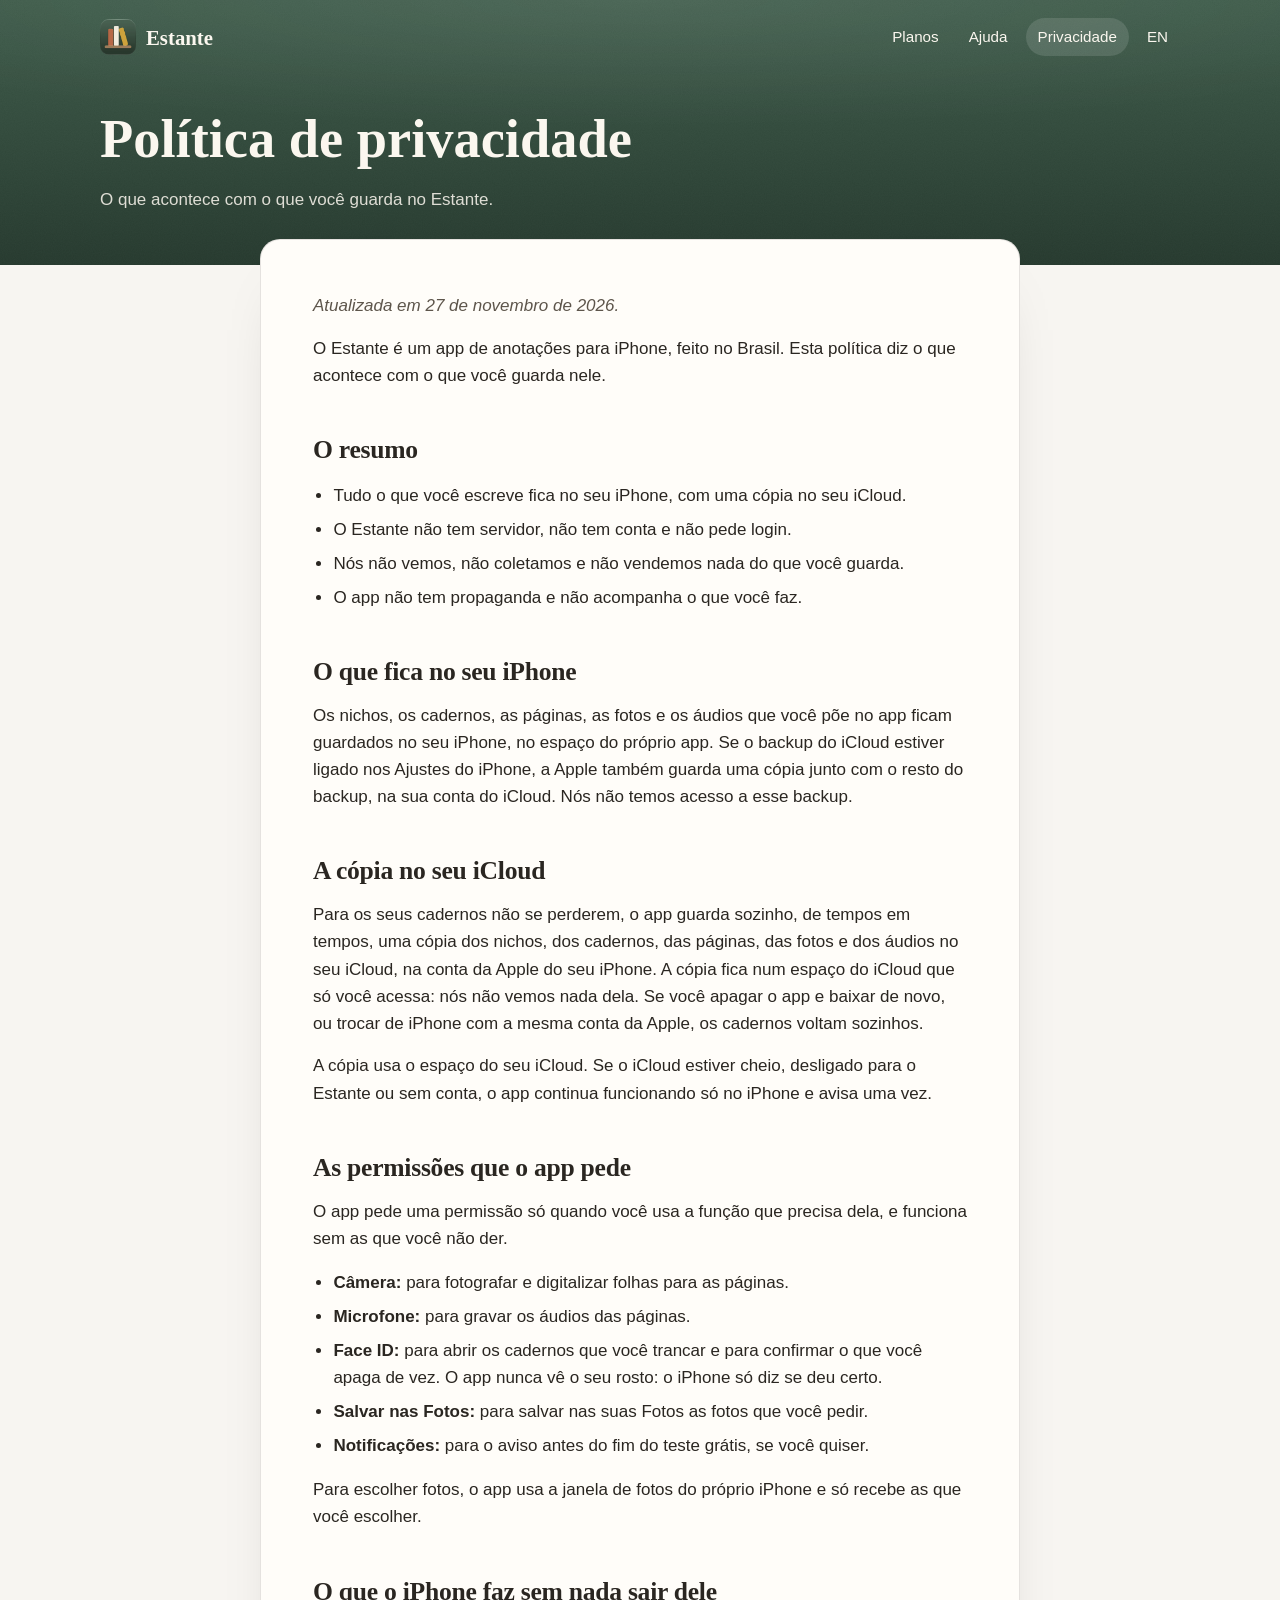
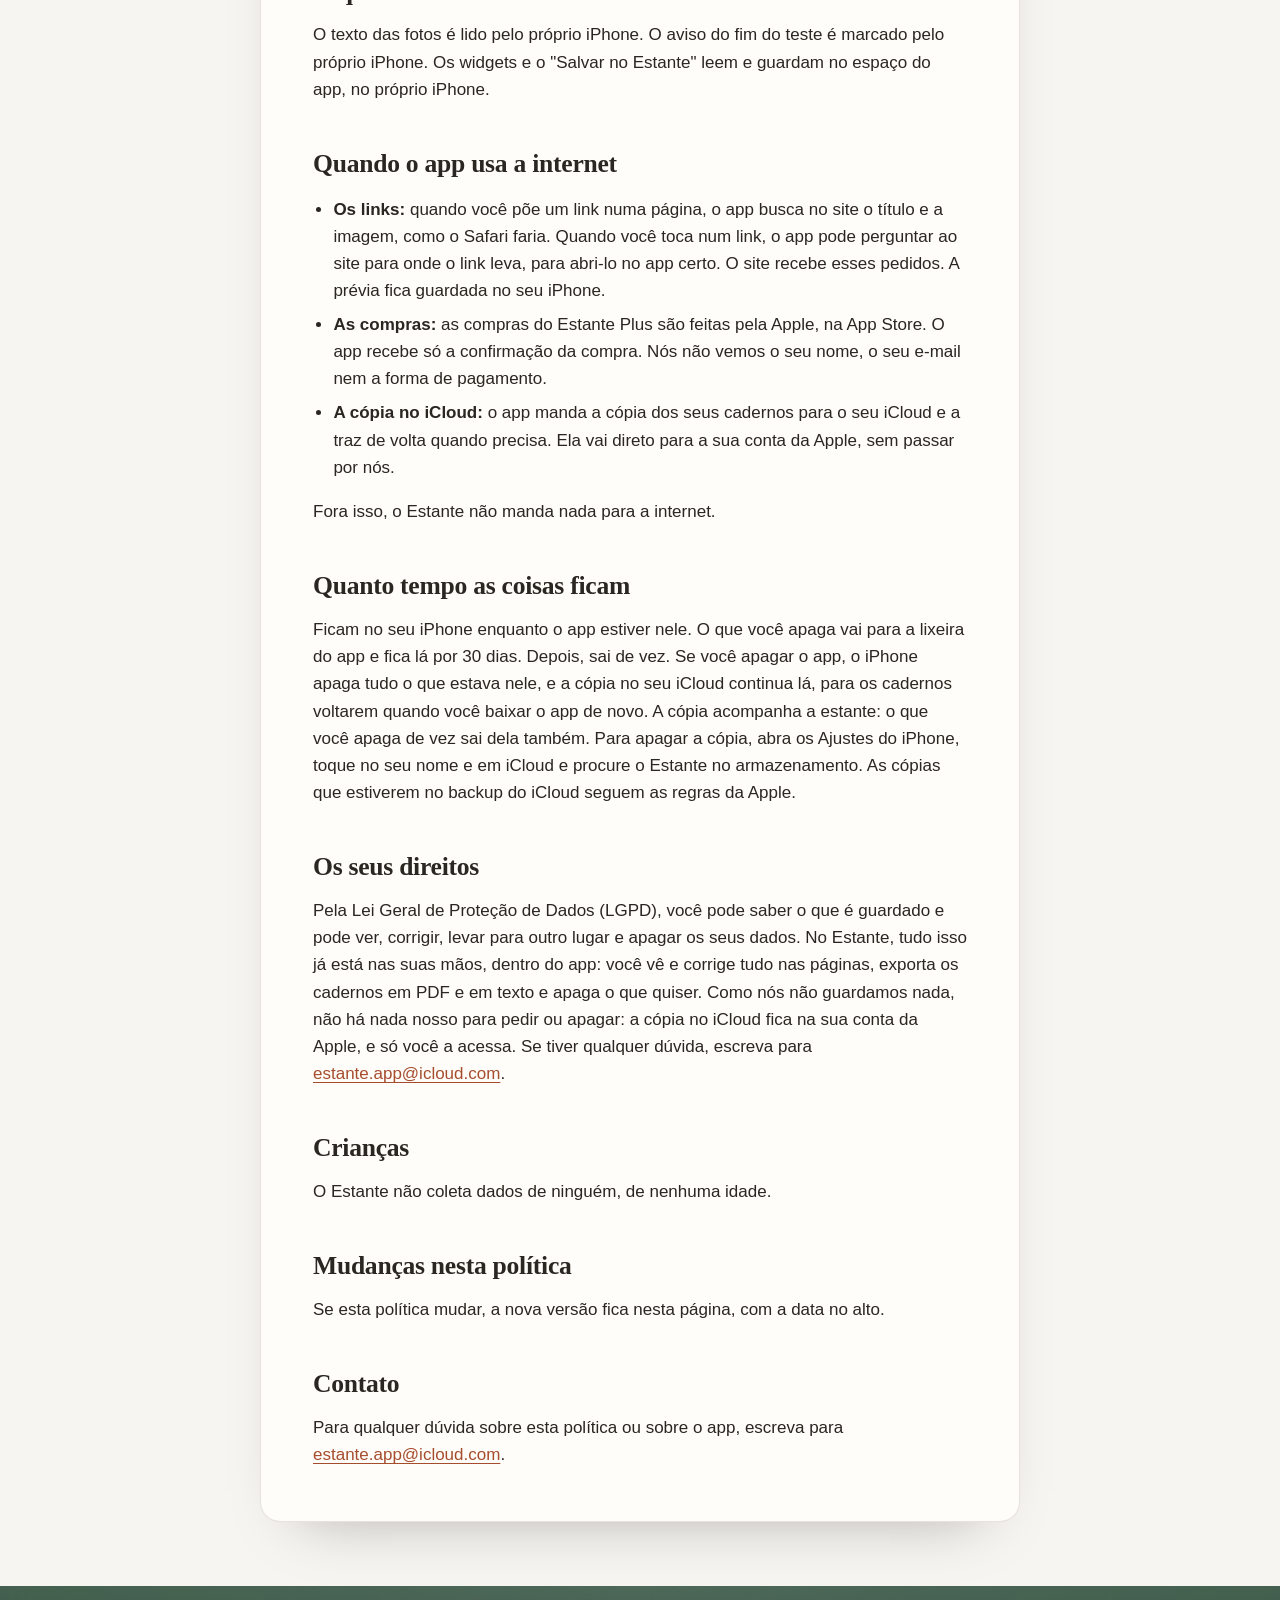
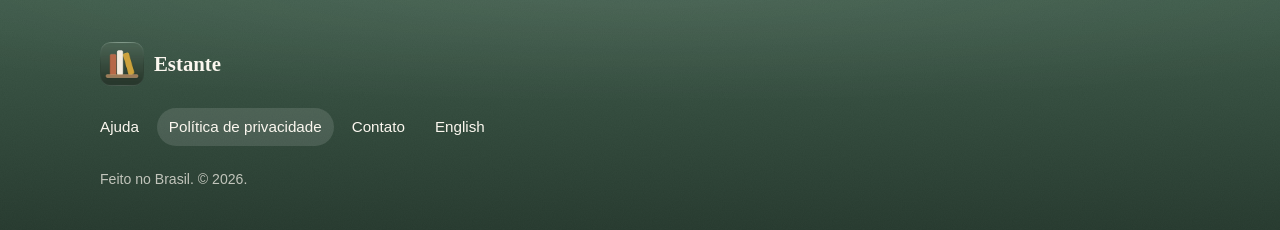
<file: privacidade/index.html>
<!doctype html>
<html lang="pt-BR">
<head>
  <meta charset="utf-8">
  <meta name="viewport" content="width=device-width, initial-scale=1">
  <title>Política de privacidade · Estante</title>
  <meta name="description" content="O que acontece com o que você guarda no Estante: tudo fica no seu iPhone, com uma cópia no seu iCloud, sem conta, sem servidor e sem propaganda.">
  <meta name="theme-color" content="#3d5a49">
  <link rel="canonical" href="https://capetinigui.github.io/estante-site/privacidade/">
  <link rel="alternate" hreflang="pt-BR" href="https://capetinigui.github.io/estante-site/privacidade/">
  <link rel="alternate" hreflang="en" href="https://capetinigui.github.io/estante-site/en/privacy/">
  <link rel="alternate" hreflang="x-default" href="https://capetinigui.github.io/estante-site/privacidade/">
  <meta property="og:url" content="https://capetinigui.github.io/estante-site/privacidade/">
  <meta property="og:image" content="https://capetinigui.github.io/estante-site/imagens/compartilhar.jpg">
  <meta property="og:image:width" content="1200">
  <meta property="og:image:height" content="630">
  <meta property="og:image:alt" content="O ícone do Estante e o texto: um app de anotações para iPhone, com os seus cadernos numa estante.">
  <meta name="twitter:card" content="summary_large_image">
  <meta property="og:title" content="Política de privacidade do Estante">
  <meta property="og:description" content="O que acontece com o que você guarda no Estante.">
  <meta property="og:type" content="website">
  <meta property="og:locale" content="pt_BR">
  <meta property="og:locale:alternate" content="en_US">
  <link rel="icon" type="image/png" href="../imagens/favicon.png">
  <link rel="apple-touch-icon" href="../imagens/icone-toque.png">
  <link rel="stylesheet" href="../estilo.css">
</head>
<body>
  <a class="pular" href="#principal">Pular para o conteúdo</a>

  <header class="parede">
    <nav class="barra conteudo" aria-label="Principal">
      <a class="marca" href="../"><img src="../imagens/icone.webp" width="36" height="36" alt="">Estante</a>
      <div class="links">
        <a class="largo" href="../#planos">Planos</a>
        <a href="../ajuda/">Ajuda</a>
        <a href="./" aria-current="page">Privacidade</a>
        <a class="largo" href="../en/privacy/" hreflang="en" lang="en" aria-label="English">EN</a>
      </div>
    </nav>
    <div class="titulo-da-pagina conteudo">
      <h1>Política de privacidade</h1>
      <p>O que acontece com o que você guarda no Estante.</p>
    </div>
  </header>

  <main id="principal">
    <article class="folha">
      <p class="data">Atualizada em 27 de novembro de 2026.</p>
      <p>O Estante é um app de anotações para iPhone, feito no Brasil. Esta política diz o que acontece com o que você guarda nele.</p>

      <h2>O resumo</h2>
      <ul>
        <li>Tudo o que você escreve fica no seu iPhone, com uma cópia no seu iCloud.</li>
        <li>O Estante não tem servidor, não tem conta e não pede login.</li>
        <li>Nós não vemos, não coletamos e não vendemos nada do que você guarda.</li>
        <li>O app não tem propaganda e não acompanha o que você faz.</li>
      </ul>

      <h2>O que fica no seu iPhone</h2>
      <p>Os nichos, os cadernos, as páginas, as fotos e os áudios que você põe no app ficam guardados no seu iPhone, no espaço do próprio app. Se o backup do iCloud estiver ligado nos Ajustes do iPhone, a Apple também guarda uma cópia junto com o resto do backup, na sua conta do iCloud. Nós não temos acesso a esse backup.</p>

      <h2>A cópia no seu iCloud</h2>
      <p>Para os seus cadernos não se perderem, o app guarda sozinho, de tempos em tempos, uma cópia dos nichos, dos cadernos, das páginas, das fotos e dos áudios no seu iCloud, na conta da Apple do seu iPhone. A cópia fica num espaço do iCloud que só você acessa: nós não vemos nada dela. Se você apagar o app e baixar de novo, ou trocar de iPhone com a mesma conta da Apple, os cadernos voltam sozinhos.</p>
      <p>A cópia usa o espaço do seu iCloud. Se o iCloud estiver cheio, desligado para o Estante ou sem conta, o app continua funcionando só no iPhone e avisa uma vez.</p>

      <h2>As permissões que o app pede</h2>
      <p>O app pede uma permissão só quando você usa a função que precisa dela, e funciona sem as que você não der.</p>
      <ul>
        <li><strong>Câmera:</strong> para fotografar e digitalizar folhas para as páginas.</li>
        <li><strong>Microfone:</strong> para gravar os áudios das páginas.</li>
        <li><strong>Face ID:</strong> para abrir os cadernos que você trancar e para confirmar o que você apaga de vez. O app nunca vê o seu rosto: o iPhone só diz se deu certo.</li>
        <li><strong>Salvar nas Fotos:</strong> para salvar nas suas Fotos as fotos que você pedir.</li>
        <li><strong>Notificações:</strong> para o aviso antes do fim do teste grátis, se você quiser.</li>
      </ul>
      <p>Para escolher fotos, o app usa a janela de fotos do próprio iPhone e só recebe as que você escolher.</p>

      <h2>O que o iPhone faz sem nada sair dele</h2>
      <p>O texto das fotos é lido pelo próprio iPhone. O aviso do fim do teste é marcado pelo próprio iPhone. Os widgets e o "Salvar no Estante" leem e guardam no espaço do app, no próprio iPhone.</p>

      <h2>Quando o app usa a internet</h2>
      <ul>
        <li><strong>Os links:</strong> quando você põe um link numa página, o app busca no site o título e a imagem, como o Safari faria. Quando você toca num link, o app pode perguntar ao site para onde o link leva, para abri-lo no app certo. O site recebe esses pedidos. A prévia fica guardada no seu iPhone.</li>
        <li><strong>As compras:</strong> as compras do Estante Plus são feitas pela Apple, na App Store. O app recebe só a confirmação da compra. Nós não vemos o seu nome, o seu e-mail nem a forma de pagamento.</li>
        <li><strong>A cópia no iCloud:</strong> o app manda a cópia dos seus cadernos para o seu iCloud e a traz de volta quando precisa. Ela vai direto para a sua conta da Apple, sem passar por nós.</li>
      </ul>
      <p>Fora isso, o Estante não manda nada para a internet.</p>

      <h2>Quanto tempo as coisas ficam</h2>
      <p>Ficam no seu iPhone enquanto o app estiver nele. O que você apaga vai para a lixeira do app e fica lá por 30 dias. Depois, sai de vez. Se você apagar o app, o iPhone apaga tudo o que estava nele, e a cópia no seu iCloud continua lá, para os cadernos voltarem quando você baixar o app de novo. A cópia acompanha a estante: o que você apaga de vez sai dela também. Para apagar a cópia, abra os Ajustes do iPhone, toque no seu nome e em iCloud e procure o Estante no armazenamento. As cópias que estiverem no backup do iCloud seguem as regras da Apple.</p>

      <h2>Os seus direitos</h2>
      <p>Pela Lei Geral de Proteção de Dados (LGPD), você pode saber o que é guardado e pode ver, corrigir, levar para outro lugar e apagar os seus dados. No Estante, tudo isso já está nas suas mãos, dentro do app: você vê e corrige tudo nas páginas, exporta os cadernos em PDF e em texto e apaga o que quiser. Como nós não guardamos nada, não há nada nosso para pedir ou apagar: a cópia no iCloud fica na sua conta da Apple, e só você a acessa. Se tiver qualquer dúvida, escreva para <a href="mailto:estante.app@icloud.com">estante.app@icloud.com</a>.</p>

      <h2>Crianças</h2>
      <p>O Estante não coleta dados de ninguém, de nenhuma idade.</p>

      <h2>Mudanças nesta política</h2>
      <p>Se esta política mudar, a nova versão fica nesta página, com a data no alto.</p>

      <h2 id="contato">Contato</h2>
      <p>Para qualquer dúvida sobre esta política ou sobre o app, escreva para <a href="mailto:estante.app@icloud.com">estante.app@icloud.com</a>.</p>
    </article>
  </main>

  <footer class="parede pe">
    <div class="conteudo">
      <a class="marca" href="../"><img src="../imagens/icone.webp" width="44" height="44" alt="">Estante</a>
      <div class="links">
        <a href="../ajuda/">Ajuda</a>
        <a href="./" aria-current="page">Política de privacidade</a>
        <a href="../ajuda/#contato">Contato</a>
        <a href="../en/privacy/" hreflang="en" lang="en">English</a>
      </div>
      <small>Feito no Brasil. © 2026.</small>
    </div>
  </footer>
</body>
</html>
</file>
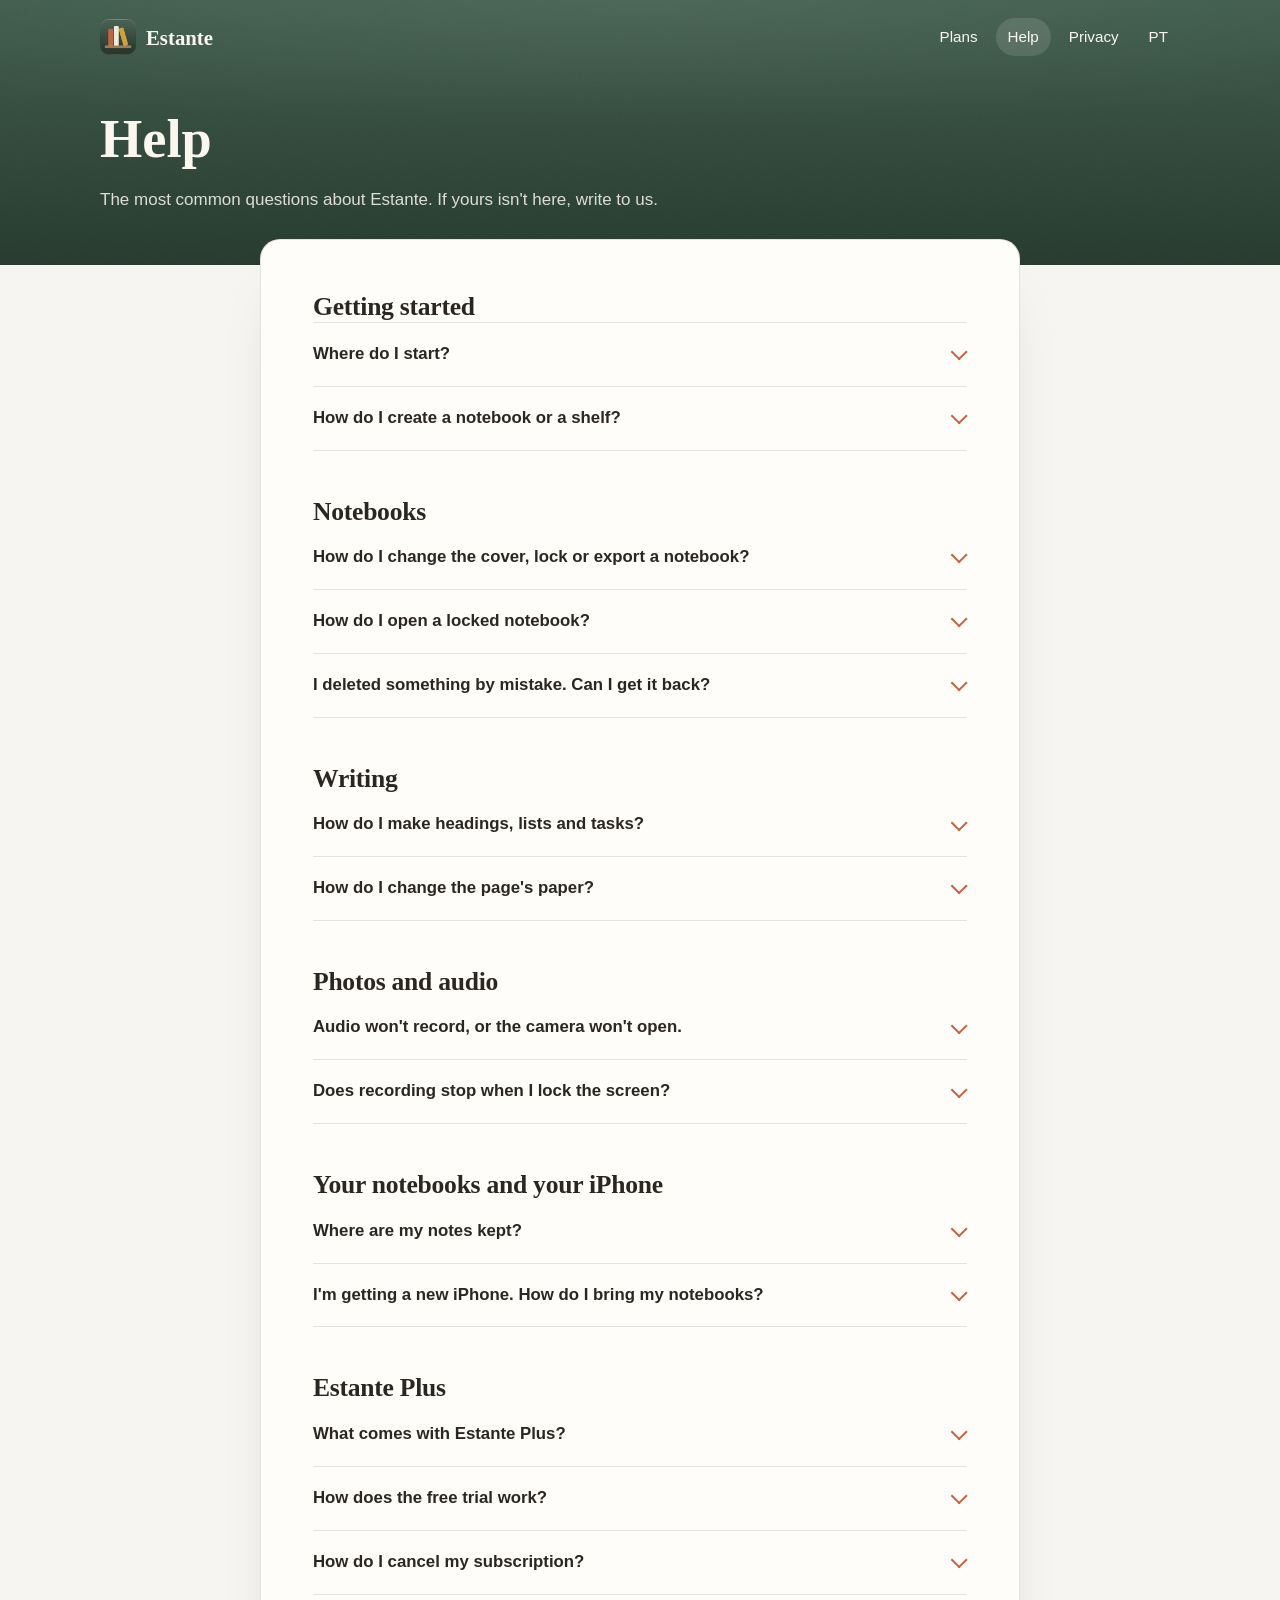
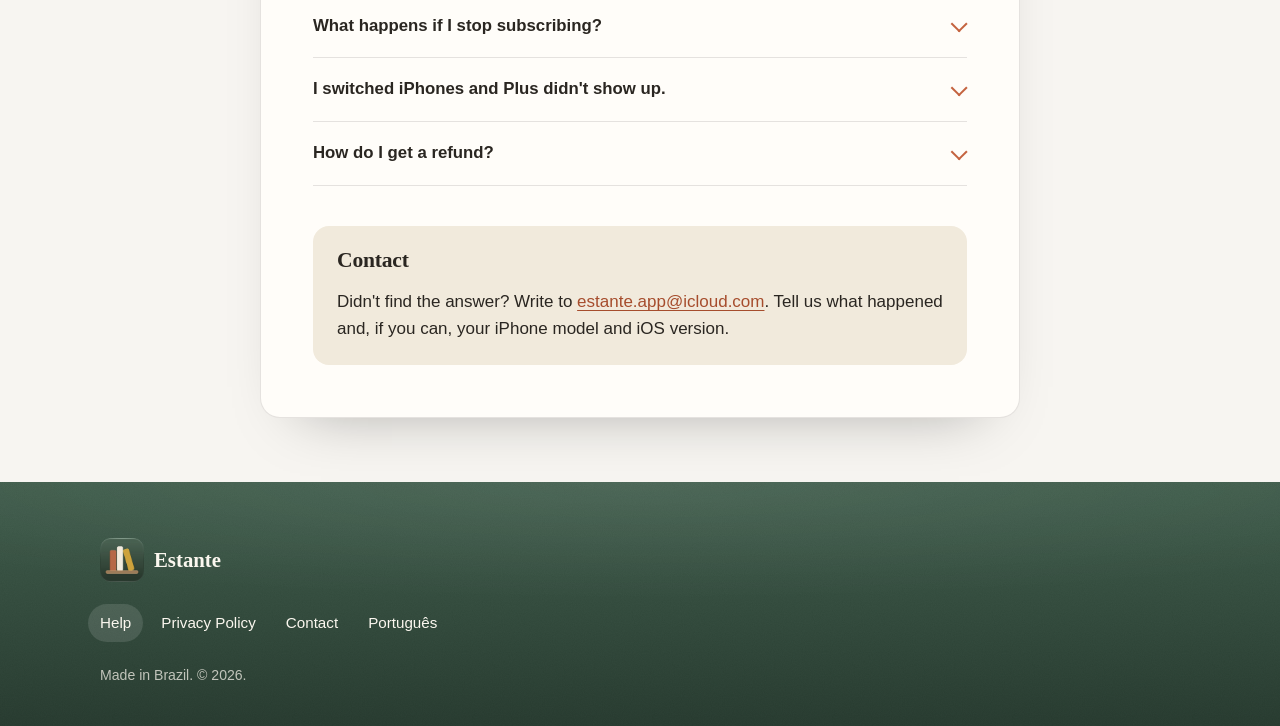
<file: en/help/index.html>
<!doctype html>
<html lang="en">
<head>
  <meta charset="utf-8">
  <meta name="viewport" content="width=device-width, initial-scale=1">
  <title>Help · Estante</title>
  <meta name="description" content="Answers to the most common questions about Estante, the notes app for iPhone, and how to reach us.">
  <meta name="theme-color" content="#3d5a49">
  <link rel="canonical" href="https://capetinigui.github.io/estante-site/en/help/">
  <link rel="alternate" hreflang="pt-BR" href="https://capetinigui.github.io/estante-site/ajuda/">
  <link rel="alternate" hreflang="en" href="https://capetinigui.github.io/estante-site/en/help/">
  <link rel="alternate" hreflang="x-default" href="https://capetinigui.github.io/estante-site/ajuda/">
  <meta property="og:url" content="https://capetinigui.github.io/estante-site/en/help/">
  <meta property="og:image" content="https://capetinigui.github.io/estante-site/imagens/compartilhar.jpg">
  <meta property="og:image:width" content="1200">
  <meta property="og:image:height" content="630">
  <meta property="og:image:alt" content="The Estante icon, three books on a board against a green wall.">
  <meta name="twitter:card" content="summary_large_image">
  <meta property="og:title" content="Estante Help">
  <meta property="og:description" content="The most common questions about Estante and how to reach us.">
  <meta property="og:type" content="website">
  <meta property="og:locale" content="en_US">
  <meta property="og:locale:alternate" content="pt_BR">
  <link rel="icon" type="image/png" href="../../imagens/favicon.png">
  <link rel="apple-touch-icon" href="../../imagens/icone-toque.png">
  <link rel="stylesheet" href="../../estilo.css">
</head>
<body>
  <a class="pular" href="#principal">Skip to content</a>

  <header class="parede">
    <nav class="barra conteudo" aria-label="Main">
      <a class="marca" href="../"><img src="../../imagens/icone.webp" width="36" height="36" alt="">Estante</a>
      <div class="links">
        <a class="largo" href="../#planos">Plans</a>
        <a href="./" aria-current="page">Help</a>
        <a href="../privacy/">Privacy</a>
        <a href="../../ajuda/" hreflang="pt-BR" lang="pt-BR" aria-label="Português">PT</a>
      </div>
    </nav>
    <div class="titulo-da-pagina conteudo">
      <h1>Help</h1>
      <p>The most common questions about Estante. If yours isn't here, write to us.</p>
    </div>
  </header>

  <main id="principal">
    <article class="folha">
      <h2>Getting started</h2>
      <details>
        <summary>Where do I start?</summary>
        <p>The first time, the app helps you set up the bookcase, with the shelves and your first notebook. Then the notebook "How to Use Estante", lying on top of the bookcase, explains each part of the app. Feel free to write in it.</p>
        <p>To see the welcome again, tap the gear at the top of the bookcase, then "Show the Welcome Again".</p>
      </details>
      <details>
        <summary>How do I create a notebook or a shelf?</summary>
        <p>Tap the + button at the bottom of the bookcase. There you create a new notebook or a new shelf.</p>
      </details>

      <h2>Notebooks</h2>
      <details>
        <summary>How do I change the cover, lock or export a notebook?</summary>
        <p>Touch and hold a notebook on the bookcase, then let go. The notebook's options show up, like changing the cover, locking, exporting as a PDF or as text, and deleting.</p>
      </details>
      <details>
        <summary>How do I open a locked notebook?</summary>
        <p>With Face ID or your iPhone passcode. There's no separate password to remember.</p>
      </details>
      <details>
        <summary>I deleted something by mistake. Can I get it back?</summary>
        <p>Yes, for 30 days. What you delete goes to the Trash, the drawer at the bottom of the bookcase. Open the drawer and tap what you want to put back.</p>
      </details>

      <h2>Writing</h2>
      <details>
        <summary>How do I make headings, lists and tasks?</summary>
        <p>At the start of a line, type one of these signs and a space: # for a heading, ## for a subheading, - for a list, 1. for a numbered list and [ ] for a task. The / shows every type of block for you to choose. The Aa button, on the bottom bar, has all of this too.</p>
      </details>
      <details>
        <summary>How do I change the page's paper?</summary>
        <p>Tap the paintbrush at the top of the page. There you choose the paper and the color. Each page can have its own paper, and a new page comes like the one before it.</p>
      </details>

      <h2>Photos and audio</h2>
      <details>
        <summary>Audio won't record, or the camera won't open.</summary>
        <p>The first time, the iPhone asks if Estante can use the microphone and the camera. If you didn't allow it, open iPhone Settings, tap Apps, then Estante, and turn on Microphone or Camera.</p>
      </details>
      <details>
        <summary>Does recording stop when I lock the screen?</summary>
        <p>No. Recording keeps going, and the time shows on the Lock Screen and in the Dynamic Island, with a button to stop.</p>
      </details>

      <h2>Your notebooks and your iPhone</h2>
      <details>
        <summary>Where are my notes kept?</summary>
        <p>On your iPhone, with a copy in your iCloud that the app keeps on its own, in the Apple Account on your iPhone. Estante has no server and no sign-up, and we don't see anything in the copy. The <a href="../privacy/">privacy policy</a> explains everything.</p>
      </details>
      <details>
        <summary>I'm getting a new iPhone. How do I bring my notebooks?</summary>
        <p>Just sign in to the new iPhone with the same Apple Account and download Estante: the first time it opens, your notebooks come back on their own from your iCloud, with the photos and audio. The same goes if you delete the app and download it again. Open it with internet the first time. For now, Estante doesn't sync between devices: the copy is there so your notebooks come back. If you want a separate copy, export your notebooks as a PDF or as text.</p>
      </details>

      <h2>Estante Plus</h2>
      <details>
        <summary>What comes with Estante Plus?</summary>
        <p>Unlimited notebooks, shelves, and pages, decor for your bookcase and a bookcase style with shelves on the wall. On the free plan, you get 3 notebooks and 3 shelves forever, with up to 5 pages in each notebook. What's in the Trash still counts until you delete it for good.</p>
      </details>
      <details>
        <summary>How does the free trial work?</summary>
        <p>The yearly plan starts with 7 days free. The Plus screen shows the exact day you'll be charged, and the app can remind you 2 days before the trial ends, if you want. To avoid being charged, cancel at least 24 hours before the trial ends, in Estante Settings, under the gear at the top of the bookcase.</p>
      </details>
      <details>
        <summary>How do I cancel my subscription?</summary>
        <p>In the app, tap the gear at the top of the bookcase, then Manage Subscription. Or open iPhone Settings, tap your name, then Subscriptions, and choose Estante.</p>
      </details>
      <details>
        <summary>What happens if I stop subscribing?</summary>
        <p>Nothing gets deleted. You can still write in your 3 oldest notebooks, the ones you created first. The others stay put away on your bookcase, just as they are, and open again with Plus. And you can export any notebook whenever you want.</p>
      </details>
      <details>
        <summary>I switched iPhones and Plus didn't show up.</summary>
        <p>Tap +, then Estante Plus, then Restore Purchases. Use the same Apple Account you made the purchase with.</p>
      </details>
      <details>
        <summary>How do I get a refund?</summary>
        <p>Purchases are made through Apple, and Apple handles refunds. Go to <a href="https://reportaproblem.apple.com">reportaproblem.apple.com</a> with your Apple Account and choose the purchase.</p>
      </details>

      <section class="contato" id="contato" aria-labelledby="t-contato">
        <h2 id="t-contato">Contact</h2>
        <p>Didn't find the answer? Write to <a href="mailto:estante.app@icloud.com">estante.app@icloud.com</a>. Tell us what happened and, if you can, your iPhone model and iOS version.</p>
      </section>
    </article>
  </main>

  <footer class="parede pe">
    <div class="conteudo">
      <a class="marca" href="../"><img src="../../imagens/icone.webp" width="44" height="44" alt="">Estante</a>
      <div class="links">
        <a href="./" aria-current="page">Help</a>
        <a href="../privacy/">Privacy Policy</a>
        <a href="#contato">Contact</a>
        <a href="../../ajuda/" hreflang="pt-BR" lang="pt-BR">Português</a>
      </div>
      <small>Made in Brazil. © 2026.</small>
    </div>
  </footer>
</body>
</html>
</file>
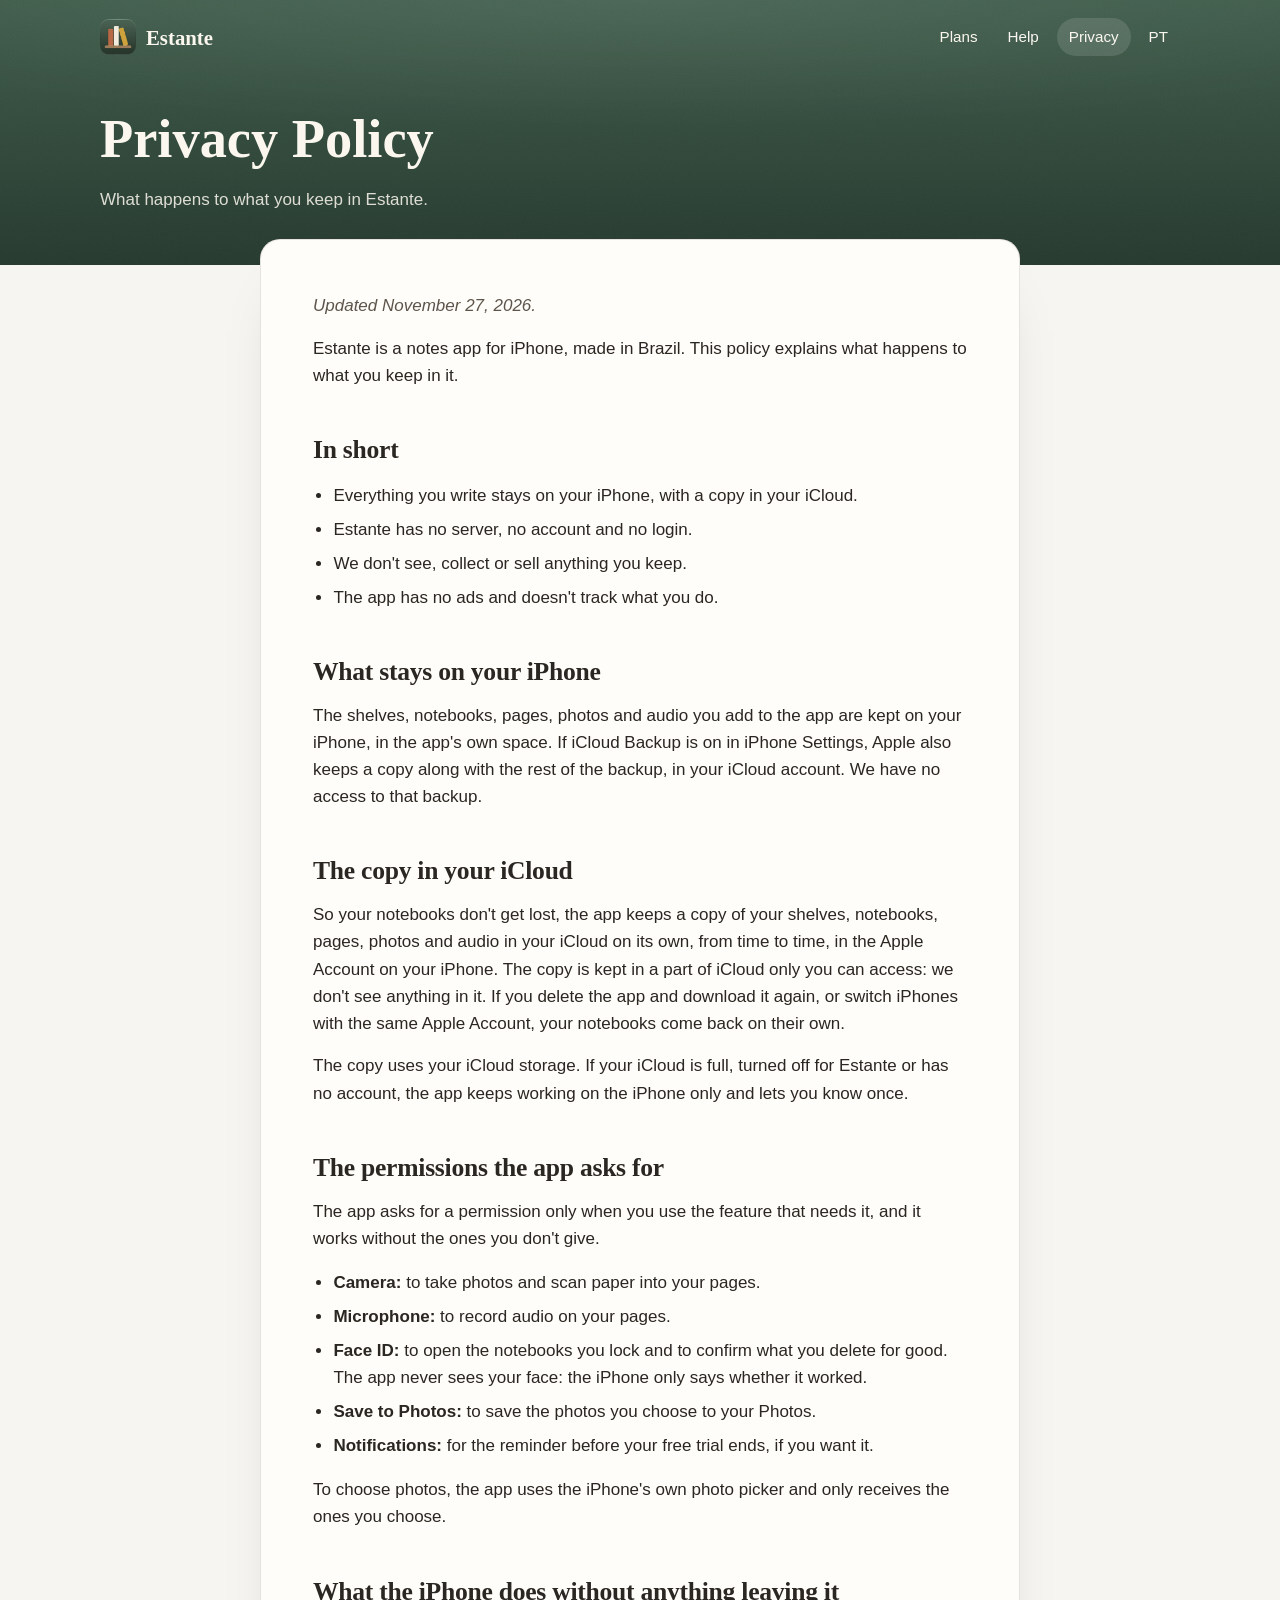
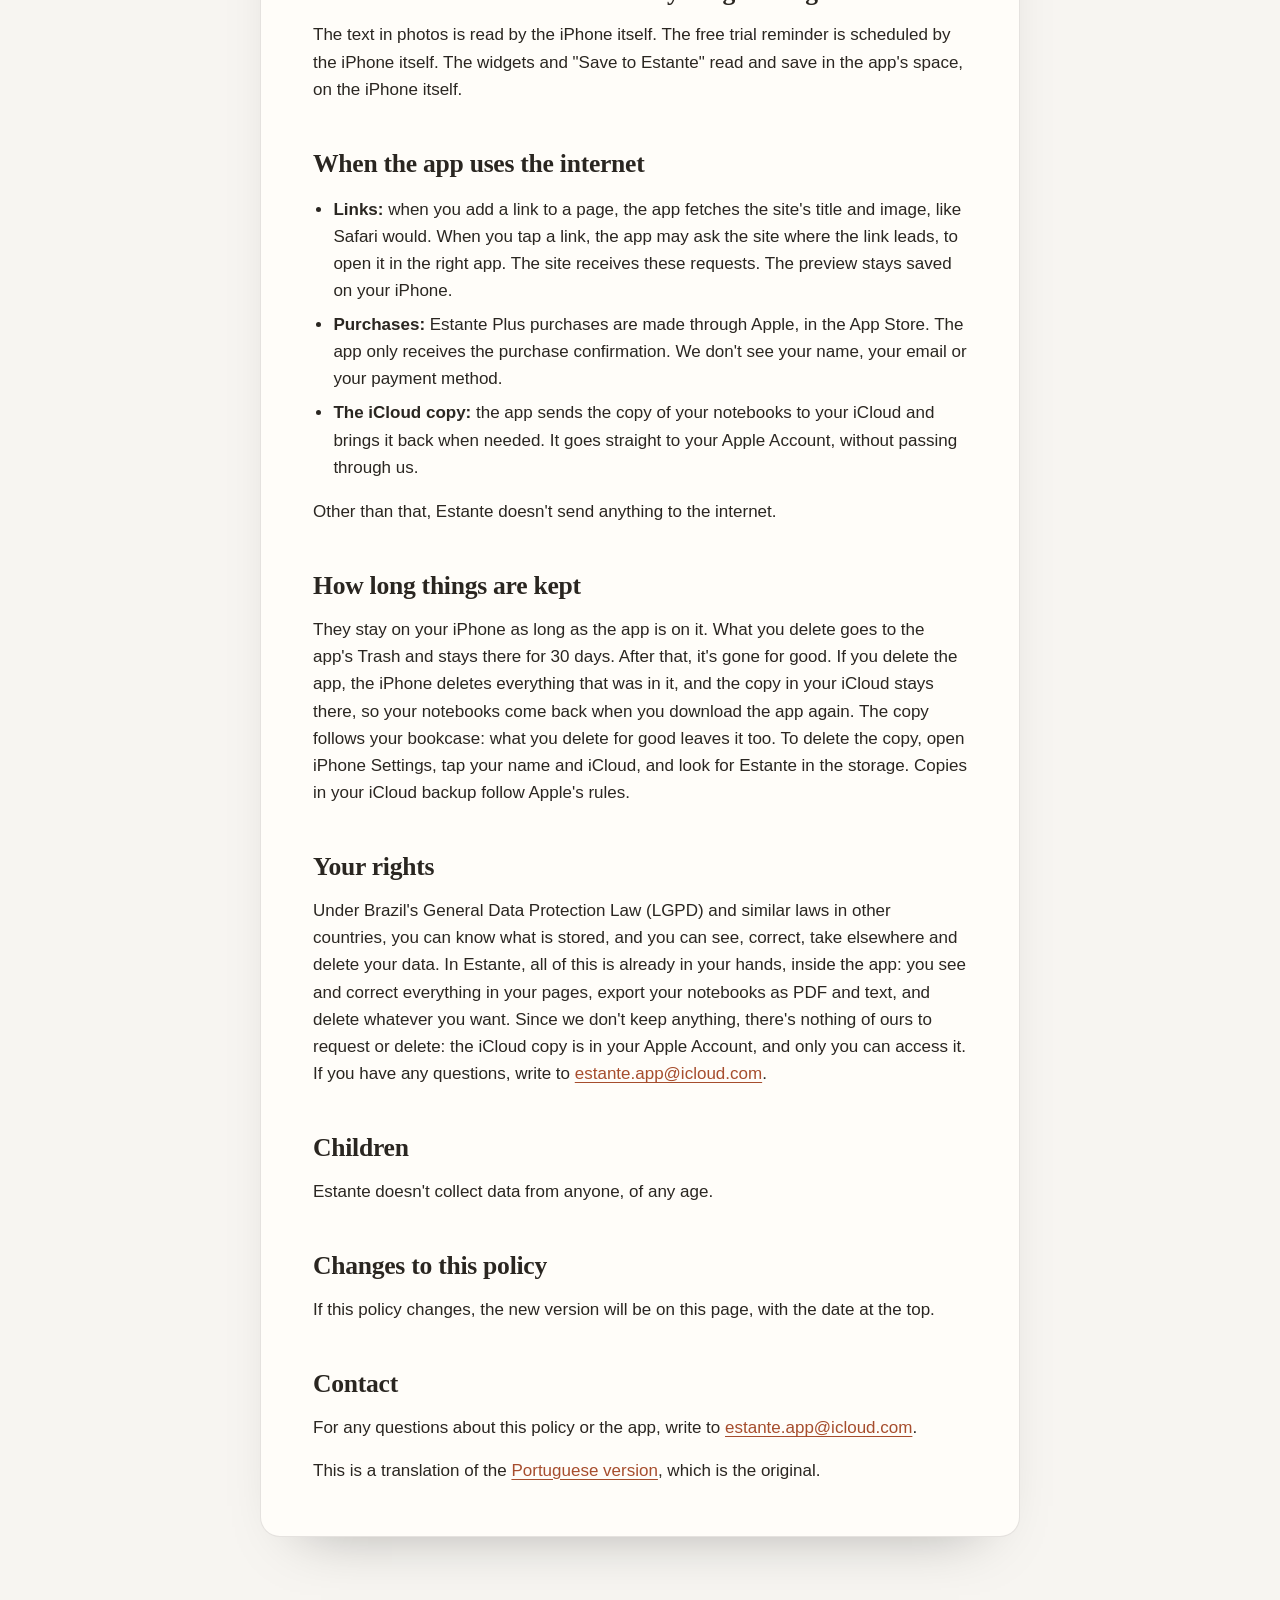
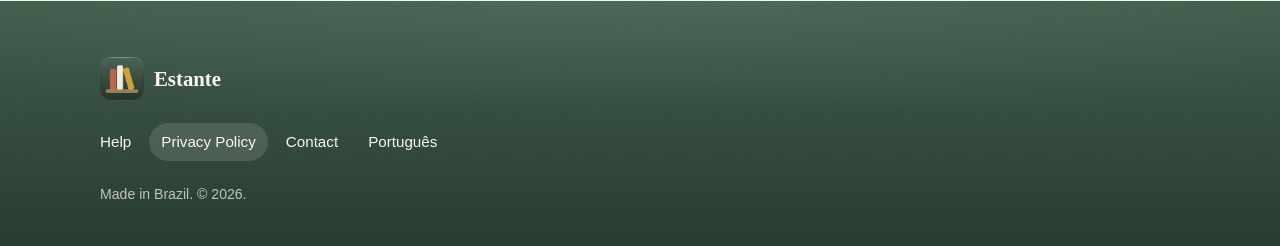
<file: en/privacy/index.html>
<!doctype html>
<html lang="en">
<head>
  <meta charset="utf-8">
  <meta name="viewport" content="width=device-width, initial-scale=1">
  <title>Privacy Policy · Estante</title>
  <meta name="description" content="What happens to what you keep in Estante: everything stays on your iPhone, with a copy in your iCloud, with no account, no server and no ads.">
  <meta name="theme-color" content="#3d5a49">
  <link rel="canonical" href="https://capetinigui.github.io/estante-site/en/privacy/">
  <link rel="alternate" hreflang="pt-BR" href="https://capetinigui.github.io/estante-site/privacidade/">
  <link rel="alternate" hreflang="en" href="https://capetinigui.github.io/estante-site/en/privacy/">
  <link rel="alternate" hreflang="x-default" href="https://capetinigui.github.io/estante-site/privacidade/">
  <meta property="og:url" content="https://capetinigui.github.io/estante-site/en/privacy/">
  <meta property="og:image" content="https://capetinigui.github.io/estante-site/imagens/compartilhar.jpg">
  <meta property="og:image:width" content="1200">
  <meta property="og:image:height" content="630">
  <meta property="og:image:alt" content="The Estante icon, three books on a board against a green wall.">
  <meta name="twitter:card" content="summary_large_image">
  <meta property="og:title" content="Estante Privacy Policy">
  <meta property="og:description" content="What happens to what you keep in Estante.">
  <meta property="og:type" content="website">
  <meta property="og:locale" content="en_US">
  <meta property="og:locale:alternate" content="pt_BR">
  <link rel="icon" type="image/png" href="../../imagens/favicon.png">
  <link rel="apple-touch-icon" href="../../imagens/icone-toque.png">
  <link rel="stylesheet" href="../../estilo.css">
</head>
<body>
  <a class="pular" href="#principal">Skip to content</a>

  <header class="parede">
    <nav class="barra conteudo" aria-label="Main">
      <a class="marca" href="../"><img src="../../imagens/icone.webp" width="36" height="36" alt="">Estante</a>
      <div class="links">
        <a class="largo" href="../#planos">Plans</a>
        <a href="../help/">Help</a>
        <a href="./" aria-current="page">Privacy</a>
        <a href="../../privacidade/" hreflang="pt-BR" lang="pt-BR" aria-label="Português">PT</a>
      </div>
    </nav>
    <div class="titulo-da-pagina conteudo">
      <h1>Privacy Policy</h1>
      <p>What happens to what you keep in Estante.</p>
    </div>
  </header>

  <main id="principal">
    <article class="folha">
      <p class="data">Updated November 27, 2026.</p>
      <p>Estante is a notes app for iPhone, made in Brazil. This policy explains what happens to what you keep in it.</p>

      <h2>In short</h2>
      <ul>
        <li>Everything you write stays on your iPhone, with a copy in your iCloud.</li>
        <li>Estante has no server, no account and no login.</li>
        <li>We don't see, collect or sell anything you keep.</li>
        <li>The app has no ads and doesn't track what you do.</li>
      </ul>

      <h2>What stays on your iPhone</h2>
      <p>The shelves, notebooks, pages, photos and audio you add to the app are kept on your iPhone, in the app's own space. If iCloud Backup is on in iPhone Settings, Apple also keeps a copy along with the rest of the backup, in your iCloud account. We have no access to that backup.</p>

      <h2>The copy in your iCloud</h2>
      <p>So your notebooks don't get lost, the app keeps a copy of your shelves, notebooks, pages, photos and audio in your iCloud on its own, from time to time, in the Apple Account on your iPhone. The copy is kept in a part of iCloud only you can access: we don't see anything in it. If you delete the app and download it again, or switch iPhones with the same Apple Account, your notebooks come back on their own.</p>
      <p>The copy uses your iCloud storage. If your iCloud is full, turned off for Estante or has no account, the app keeps working on the iPhone only and lets you know once.</p>

      <h2>The permissions the app asks for</h2>
      <p>The app asks for a permission only when you use the feature that needs it, and it works without the ones you don't give.</p>
      <ul>
        <li><strong>Camera:</strong> to take photos and scan paper into your pages.</li>
        <li><strong>Microphone:</strong> to record audio on your pages.</li>
        <li><strong>Face ID:</strong> to open the notebooks you lock and to confirm what you delete for good. The app never sees your face: the iPhone only says whether it worked.</li>
        <li><strong>Save to Photos:</strong> to save the photos you choose to your Photos.</li>
        <li><strong>Notifications:</strong> for the reminder before your free trial ends, if you want it.</li>
      </ul>
      <p>To choose photos, the app uses the iPhone's own photo picker and only receives the ones you choose.</p>

      <h2>What the iPhone does without anything leaving it</h2>
      <p>The text in photos is read by the iPhone itself. The free trial reminder is scheduled by the iPhone itself. The widgets and "Save to Estante" read and save in the app's space, on the iPhone itself.</p>

      <h2>When the app uses the internet</h2>
      <ul>
        <li><strong>Links:</strong> when you add a link to a page, the app fetches the site's title and image, like Safari would. When you tap a link, the app may ask the site where the link leads, to open it in the right app. The site receives these requests. The preview stays saved on your iPhone.</li>
        <li><strong>Purchases:</strong> Estante Plus purchases are made through Apple, in the App Store. The app only receives the purchase confirmation. We don't see your name, your email or your payment method.</li>
        <li><strong>The iCloud copy:</strong> the app sends the copy of your notebooks to your iCloud and brings it back when needed. It goes straight to your Apple Account, without passing through us.</li>
      </ul>
      <p>Other than that, Estante doesn't send anything to the internet.</p>

      <h2>How long things are kept</h2>
      <p>They stay on your iPhone as long as the app is on it. What you delete goes to the app's Trash and stays there for 30 days. After that, it's gone for good. If you delete the app, the iPhone deletes everything that was in it, and the copy in your iCloud stays there, so your notebooks come back when you download the app again. The copy follows your bookcase: what you delete for good leaves it too. To delete the copy, open iPhone Settings, tap your name and iCloud, and look for Estante in the storage. Copies in your iCloud backup follow Apple's rules.</p>

      <h2>Your rights</h2>
      <p>Under Brazil's General Data Protection Law (LGPD) and similar laws in other countries, you can know what is stored, and you can see, correct, take elsewhere and delete your data. In Estante, all of this is already in your hands, inside the app: you see and correct everything in your pages, export your notebooks as PDF and text, and delete whatever you want. Since we don't keep anything, there's nothing of ours to request or delete: the iCloud copy is in your Apple Account, and only you can access it. If you have any questions, write to <a href="mailto:estante.app@icloud.com">estante.app@icloud.com</a>.</p>

      <h2>Children</h2>
      <p>Estante doesn't collect data from anyone, of any age.</p>

      <h2>Changes to this policy</h2>
      <p>If this policy changes, the new version will be on this page, with the date at the top.</p>

      <h2 id="contato">Contact</h2>
      <p>For any questions about this policy or the app, write to <a href="mailto:estante.app@icloud.com">estante.app@icloud.com</a>.</p>
      <p>This is a translation of the <a href="../../privacidade/" hreflang="pt-BR">Portuguese version</a>, which is the original.</p>
    </article>
  </main>

  <footer class="parede pe">
    <div class="conteudo">
      <a class="marca" href="../"><img src="../../imagens/icone.webp" width="44" height="44" alt="">Estante</a>
      <div class="links">
        <a href="../help/">Help</a>
        <a href="./" aria-current="page">Privacy Policy</a>
        <a href="../help/#contato">Contact</a>
        <a href="../../privacidade/" hreflang="pt-BR" lang="pt-BR">Português</a>
      </div>
      <small>Made in Brazil. © 2026.</small>
    </div>
  </footer>
</body>
</html>
</file>
<file: estilo.css>
/* O site do Estante: as cores do app (a parede verde, a nogueira da estante,
   o papel e a terracota), as letras do próprio aparelho e nada de fora: sem
   fontes, scripts ou contadores de outros sites. */

:root {
  color-scheme: light dark;

  --parede: #3d5a49;
  --parede-escura: #26392e;
  --nogueira-clara: #c09468;
  --nogueira: #a27a52;
  --nogueira-escura: #6f5136;

  --papel: #f7f5f1;
  --papel-2: #f1eadc;
  --cartao: #fffdf9;
  --tinta: #2a2621;
  --tinta-suave: #5d554b;
  --linha: rgba(42, 38, 33, 0.12);

  --terracota: #c4633f;
  --terracota-texto: #a64d2d;
  --botao: #b5562f;
  --mostarda: #d4a017;
  --salvia: #8fa58a;
  --lilas: #9c8cc4;
  --creme: #f2eadb;
  --marca-texto: #ffe58a;

  --serifa: ui-serif, "New York", "Iowan Old Style", "Palatino Linotype", Georgia, serif;
  --sem-serifa: -apple-system, BlinkMacSystemFont, "Segoe UI", Roboto, "Helvetica Neue", Arial, sans-serif;
  --largura: 1080px;
}

@media (prefers-color-scheme: dark) {
  :root {
    --papel: #1b2520;
    --papel-2: #212d27;
    --cartao: #26332c;
    --tinta: #eee8dd;
    --tinta-suave: #b8afa2;
    --linha: rgba(238, 232, 221, 0.14);
    --terracota-texto: #e88d66;
    --marca-texto: #8a6d12;
  }
}

* { box-sizing: border-box; }

html { -webkit-text-size-adjust: 100%; scroll-behavior: smooth; }
@media (prefers-reduced-motion: reduce) { html { scroll-behavior: auto; } }

body {
  margin: 0;
  background: var(--papel);
  color: var(--tinta);
  font: 17px/1.6 var(--sem-serifa);
  overflow-x: hidden;
}

img { max-width: 100%; }

a { color: var(--terracota-texto); text-underline-offset: 0.18em; }
a:hover { text-decoration-thickness: 2px; }
:focus-visible { outline: 3px solid var(--mostarda); outline-offset: 3px; border-radius: 4px; }

h1, h2, h3 { font-family: var(--serifa); font-weight: 700; line-height: 1.15; margin: 0; }
h2 { font-size: clamp(1.85rem, 1.4rem + 1.6vw, 2.6rem); letter-spacing: -0.01em; }
h3 { font-size: 1.3rem; }
p { margin: 0.9em 0 0; }

.conteudo { width: min(100% - 32px, var(--largura)); margin-inline: auto; }

.pular {
  position: absolute; left: 16px; top: -60px; z-index: 10;
  background: var(--cartao); color: var(--tinta); padding: 10px 14px; border-radius: 10px;
}
.pular:focus { top: 12px; }

/* ------------------------------------------------------------------ */
/* A parede: o alto de todas as páginas e o pé.                        */

.parede {
  position: relative;
  color: #fbf7ef;
  background:
    radial-gradient(120% 80% at 50% 0%, rgba(255, 255, 255, 0.07), transparent 60%),
    linear-gradient(180deg, var(--parede) 0%, var(--parede-escura) 100%);
}
/* Um pouco de textura de tinta na parede, desenhada aqui mesmo. */
.parede::before {
  content: "";
  position: absolute; inset: 0;
  pointer-events: none;
  opacity: 0.22;
  mix-blend-mode: soft-light;
  background-image: url("data:image/svg+xml,%3Csvg xmlns='http://www.w3.org/2000/svg' width='180' height='180'%3E%3Cfilter id='g'%3E%3CfeTurbulence type='fractalNoise' baseFrequency='.9' numOctaves='2' stitchTiles='stitch'/%3E%3CfeColorMatrix values='0 0 0 0 .5 0 0 0 0 .5 0 0 0 0 .5 0 0 0 .9 0'/%3E%3C/filter%3E%3Crect width='100%25' height='100%25' filter='url(%23g)'/%3E%3C/svg%3E");
}
.parede > * { position: relative; }

.barra {
  display: flex; align-items: center; justify-content: space-between; gap: 16px;
  padding-block: 18px;
}
.marca {
  display: inline-flex; align-items: center; gap: 10px;
  color: inherit; text-decoration: none;
  font-family: var(--serifa); font-weight: 700; font-size: 1.3rem;
}
.marca img { width: 36px; height: 36px; display: block; }
.links { display: flex; gap: 6px; flex-wrap: wrap; justify-content: flex-end; }
.links a {
  color: inherit; text-decoration: none; font-size: 0.95rem; font-weight: 500;
  padding: 7px 12px; border-radius: 999px;
}
.links a:hover, .links a[aria-current="page"] { background: rgba(255, 255, 255, 0.12); }
/* No celular, o menu cabe numa linha: os planos ficam na própria página. */
@media (max-width: 479px) {
  .barra .links a { padding: 7px 9px; }
  .barra .links a.largo { display: none; }
}

/* ------------------------------------------------------------------ */
/* A abertura: o texto e o iPhone em pé na tábua.                      */

.abertura {
  display: grid;
  grid-template-columns: 1fr;
  gap: 40px;
  align-items: end;
  padding-top: 28px;
}
.abertura .texto { padding-bottom: 8px; }
.icone-grande { width: 96px; height: 96px; display: block; filter: drop-shadow(0 10px 18px rgba(0, 0, 0, 0.3)); }
.abertura h1 { font-size: clamp(3rem, 2.2rem + 3.6vw, 4.6rem); margin-top: 22px; letter-spacing: -0.015em; }
.abertura .chamada { font-size: clamp(1.25rem, 1.1rem + 0.6vw, 1.5rem); line-height: 1.4; margin-top: 14px; color: var(--creme); }
.abertura .texto > p:not(.chamada) { color: rgba(251, 247, 239, 0.86); max-width: 34em; }
.selo {
  display: inline-flex; align-items: center; gap: 10px;
  margin-top: 26px !important;
  padding: 11px 18px; border-radius: 14px;
  background: rgba(0, 0, 0, 0.28); border: 1px solid rgba(255, 255, 255, 0.22);
  color: #fff !important; font-weight: 600;
}
.selo svg { width: 22px; height: 22px; flex: none; }
.abertura .aparelho { justify-self: center; margin-bottom: 0; }

@media (min-width: 820px) {
  .abertura { grid-template-columns: 1.05fr 0.95fr; gap: 56px; padding-top: 40px; }
  .abertura .texto { padding-bottom: 96px; }
  /* Com os livros na tábua, o texto fica acima deles. */
  .abertura-livros .abertura .texto { padding-bottom: 196px; }
}

/* A tábua de nogueira, com o iPhone e uns livros em pé nela. */
.tabua {
  position: relative;
  height: 26px;
  background: linear-gradient(180deg, var(--nogueira-clara) 0%, var(--nogueira) 38%, var(--nogueira-escura) 100%);
  box-shadow: 0 1px 0 rgba(255, 255, 255, 0.25) inset, 0 14px 22px -6px rgba(0, 0, 0, 0.45);
}
.tabua::after {
  content: ""; position: absolute; left: 0; right: 0; bottom: 0; height: 6px;
  background: rgba(0, 0, 0, 0.18);
}
.vao { height: 44px; }

.livros {
  display: none;
  position: absolute; bottom: 26px; left: max(16px, calc((100% - var(--largura)) / 2));
  align-items: flex-end; gap: 4px; height: 150px;
}
.livros span { display: block; border-radius: 4px 4px 2px 2px; box-shadow: inset -4px 0 0 rgba(0, 0, 0, 0.12), inset 0 6px 0 rgba(255, 255, 255, 0.08); }
.livros span:nth-child(1) { width: 30px; height: 118px; background: var(--terracota); }
.livros span:nth-child(2) { width: 26px; height: 140px; background: var(--creme); }
.livros span:nth-child(3) { width: 30px; height: 126px; background: var(--mostarda); }
.livros span:nth-child(4) { width: 24px; height: 108px; background: var(--salvia); }
.livros span:nth-child(5) { width: 28px; height: 120px; background: var(--lilas); transform-origin: bottom left; transform: translateX(14px) rotate(-14deg); }
@media (min-width: 820px) { .abertura-livros .livros { display: flex; } }

/* ------------------------------------------------------------------ */
/* O iPhone: a foto da tela numa moldura.                              */

.aparelho {
  --tela: min(280px, 70vw);
  position: relative;
  width: calc(var(--tela) + 18px);
  margin: 0;
  padding: 9px;
  border-radius: calc(var(--tela) * 0.137 + 9px);
  background: #141614;
  box-shadow:
    0 0 0 1px rgba(255, 255, 255, 0.08) inset,
    0 0 0 2px #2c2f2c,
    0 34px 60px -26px rgba(0, 0, 0, 0.55);
}
.aparelho img {
  display: block; width: var(--tela); height: auto;
  border-radius: calc(var(--tela) * 0.137);
  background: #000;
}
/* A ilha do alto da tela. */
.aparelho::after {
  content: ""; position: absolute; left: 50%; top: calc(9px + var(--tela) * 0.027);
  width: calc(var(--tela) * 0.31); height: calc(var(--tela) * 0.092);
  transform: translateX(-50%); border-radius: 999px; background: #000;
}
.aparelho.pequeno { --tela: min(236px, 40vw); }

/* ------------------------------------------------------------------ */
/* As partes do app.                                                   */

.secao { padding-block: clamp(56px, 8vw, 104px); }
.secao.alternada { background: var(--papel-2); }

.duas-colunas { display: grid; gap: 44px; align-items: center; }
.duas-colunas .aparelho { justify-self: center; }
@media (min-width: 820px) {
  .duas-colunas { grid-template-columns: 1.1fr 0.9fr; gap: 72px; }
  .duas-colunas.invertida > :first-child { order: 2; }
}

.rotulo {
  display: inline-block; margin-bottom: 14px;
  font-size: 0.82rem; font-weight: 700; letter-spacing: 0.08em; text-transform: uppercase;
  color: var(--terracota-texto);
}
.texto > p { color: var(--tinta-suave); max-width: 36em; }
.texto > p.maior { color: var(--tinta); font-size: 1.15rem; }

.lista { list-style: none; padding: 0; margin: 22px 0 0; display: grid; gap: 12px; max-width: 36em; }
.lista li { position: relative; padding-left: 30px; }
.lista li::before {
  content: ""; position: absolute; left: 4px; top: 0.42em;
  width: 12px; height: 12px; border-radius: 3px;
  background: var(--terracota);
  box-shadow: inset -3px 0 0 rgba(0, 0, 0, 0.14);
}
.lista li:nth-child(4n + 2)::before { background: var(--mostarda); }
.lista li:nth-child(4n + 3)::before { background: var(--salvia); }
.lista li:nth-child(4n + 4)::before { background: var(--lilas); }

.par { display: flex; justify-content: center; align-items: flex-start; gap: 18px; }
.par .aparelho:nth-child(2) { margin-top: 56px; }

/* O jeito de escrever: as etiquetas, como as marcas de um caderno. */
.etiquetas { display: flex; flex-wrap: wrap; gap: 10px; margin-top: 24px; max-width: 38em; padding: 0; list-style: none; }
.etiquetas li {
  padding: 7px 13px; border-radius: 999px;
  background: var(--cartao); border: 1px solid var(--linha);
  font-size: 0.95rem;
}
.etiquetas .m { background: linear-gradient(transparent 55%, var(--marca-texto) 55%); padding: 0 2px; }

/* ------------------------------------------------------------------ */
/* Privacidade.                                                        */

.cartoes { display: grid; gap: 16px; margin-top: 34px; grid-template-columns: repeat(auto-fit, minmax(220px, 1fr)); }
.cartao {
  text-align: left;
  background: var(--cartao); border: 1px solid var(--linha); border-radius: 18px;
  padding: 22px 22px 24px;
}
.cartao svg { width: 30px; height: 30px; color: var(--terracota); display: block; }
.cartao h3 { margin-top: 14px; font-size: 1.15rem; }
.cartao p { margin-top: 6px; color: var(--tinta-suave); font-size: 0.98rem; }
.centro { text-align: center; }
.centro .texto > p, .centro > p { margin-inline: auto; }
.mais { margin-top: 30px; font-weight: 600; }

/* ------------------------------------------------------------------ */
/* Grátis e Estante Plus.                                              */

.planos { display: grid; gap: 20px; margin-top: 36px; }
@media (min-width: 820px) { .planos { grid-template-columns: 1fr 1fr; } }
.plano {
  position: relative; overflow: hidden;
  background: var(--cartao); border: 1px solid var(--linha); border-radius: 22px;
  padding: 28px 26px 30px;
}
.plano h3 { font-size: 1.6rem; }
.plano .lista { margin-top: 18px; }
.plano.plus { border: 2px solid var(--terracota); }
.plano.plus::before {
  content: ""; position: absolute; left: 0; right: 0; top: 0; height: 8px;
  background: linear-gradient(90deg, var(--terracota) 0 25%, var(--mostarda) 25% 50%, var(--salvia) 50% 75%, var(--lilas) 75% 100%);
}
.precos { list-style: none; padding: 0; margin: 22px 0 0; display: grid; gap: 8px; }
.precos li { display: flex; justify-content: space-between; gap: 12px; padding-top: 8px; border-top: 1px dashed var(--linha); }
.precos strong { font-variant-numeric: tabular-nums; white-space: nowrap; }
.nota { font-size: 0.92rem; color: var(--tinta-suave); margin-top: 18px; }

/* ------------------------------------------------------------------ */
/* As páginas de texto: ajuda e privacidade.                           */

.titulo-da-pagina { padding: 34px 0 52px; }
.titulo-da-pagina h1 { font-size: clamp(2.4rem, 1.9rem + 2.4vw, 3.4rem); }
.titulo-da-pagina p { color: rgba(251, 247, 239, 0.86); max-width: 36em; }

.folha {
  width: min(100% - 32px, 760px);
  margin: -26px auto 64px;
  position: relative;
  background: var(--cartao);
  border: 1px solid var(--linha);
  border-radius: 20px;
  padding: clamp(24px, 5vw, 52px);
  box-shadow: 0 30px 60px -40px rgba(0, 0, 0, 0.35);
}
.folha h2 { font-size: 1.6rem; margin-top: 1.8em; }
.folha h2:first-child { margin-top: 0; }
.folha ul { padding-left: 1.2em; }
.folha li + li { margin-top: 0.4em; }
.folha .data { color: var(--tinta-suave); font-style: italic; margin-top: 0; }

details {
  border-bottom: 1px solid var(--linha);
  padding: 4px 0;
}
details:first-of-type { border-top: 1px solid var(--linha); }
summary {
  cursor: pointer; list-style: none;
  display: flex; justify-content: space-between; align-items: center; gap: 16px;
  padding: 14px 0; font-weight: 600; font-size: 1.05rem;
}
summary::-webkit-details-marker { display: none; }
summary::after {
  content: ""; flex: none; width: 10px; height: 10px; margin-right: 4px;
  border-right: 2px solid var(--terracota); border-bottom: 2px solid var(--terracota);
  transform: rotate(45deg) translateY(-3px); transition: transform 0.2s;
}
details[open] summary::after { transform: rotate(-135deg) translateY(-2px); }
details > :not(summary) { margin-top: 0; padding-bottom: 14px; color: var(--tinta-suave); }
details p + p { margin-top: 0.6em; padding-bottom: 0; }

.contato {
  margin-top: 40px; padding: 22px 24px; border-radius: 16px;
  background: var(--papel-2);
}
.contato h2 { margin-top: 0; font-size: 1.35rem; }

/* ------------------------------------------------------------------ */
/* O pé.                                                               */

.pe { padding: 56px 0 40px; }
.pe .conteudo { display: grid; gap: 22px; }
.pe .links { justify-content: flex-start; margin-left: -12px; }
.pe small { color: rgba(251, 247, 239, 0.72); font-size: 0.88rem; line-height: 1.6; }
.pe .marca img { width: 44px; height: 44px; }
</file>
